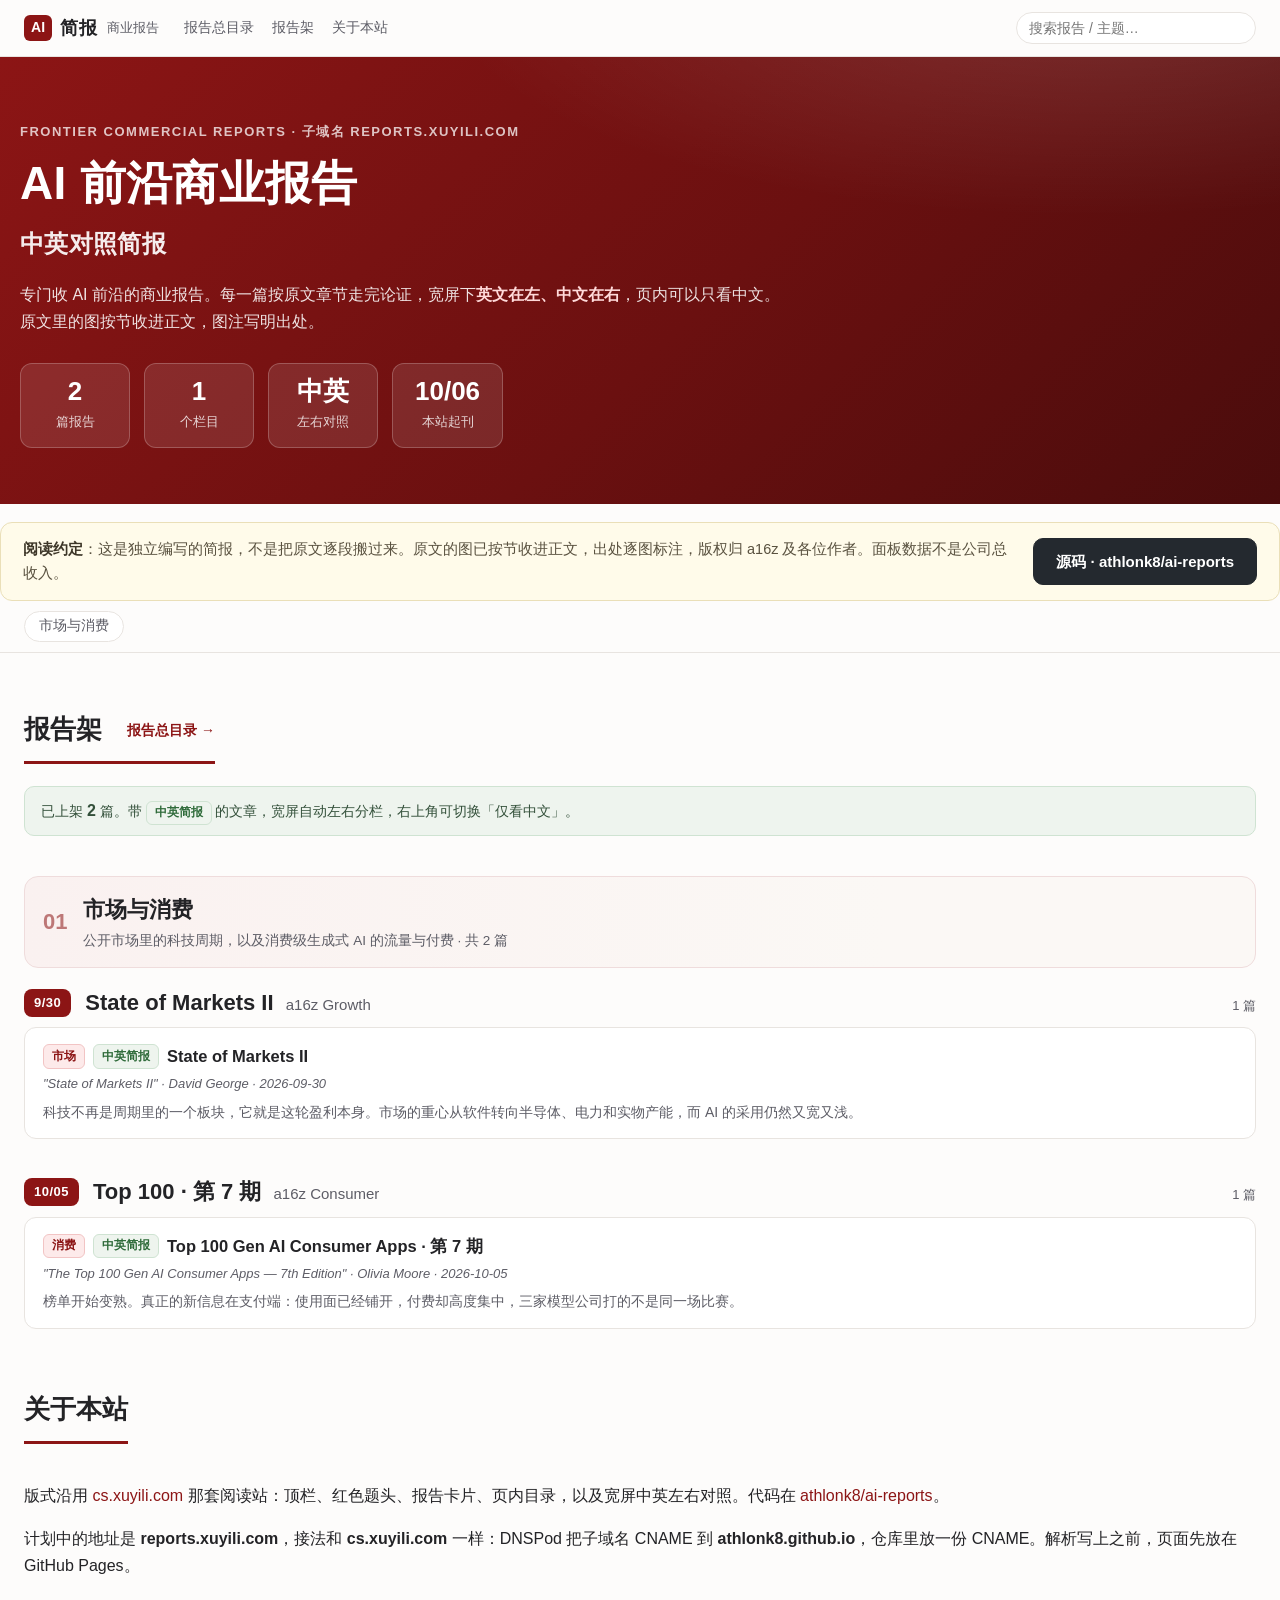
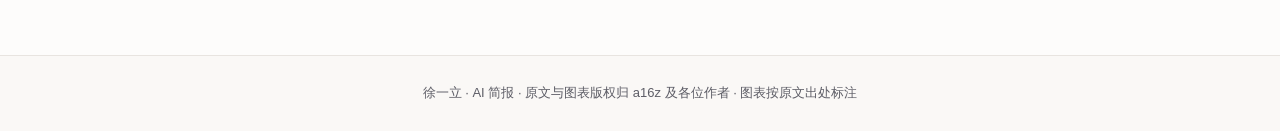
<file: index.html>
<!DOCTYPE html>
<html lang="zh-CN">
<head>
<meta charset="utf-8">
<meta name="viewport" content="width=device-width, initial-scale=1">
<title>AI 简报 · 前沿商业报告</title>
<meta name="description" content="AI 前沿商业报告的中英对照简报。版式与 cs.xuyili.com 的学习站相同。">
<link rel="stylesheet" href="assets/style.css">
</head>
<body>
<header class="topbar">
  <div class="topbar-inner">
    <a class="brand" href="index.html"><span class="brand-mark">AI</span>简报<span class="brand-sub">商业报告</span></a>
    <nav class="topnav">
      <a href="materials.html">报告总目录</a>
      <a href="index.html#shelf">报告架</a>
      <a href="index.html#about">关于本站</a>
    </nav>
    <div class="searchbox"><input id="search-input" type="search" placeholder="搜索报告 / 主题…" autocomplete="off"><div id="search-results" class="search-results" hidden></div></div>
  </div>
</header>
<div class="hero">
  <div class="hero-inner">
    <p class="hero-kicker">Frontier commercial reports · 子域名 reports.xuyili.com</p>
    <h1>AI 前沿商业报告<br><span class="hero-cn">中英对照简报</span></h1>
    <p class="hero-desc">专门收 AI 前沿的商业报告。每一篇按原文章节走完论证，宽屏下<b>英文在左、中文在右</b>，页内可以只看中文。原文里的图按节收进正文，图注写明出处。</p>
    <div class="hero-stats">
      <div class="stat"><b>2</b><span>篇报告</span></div>
      <div class="stat"><b>1</b><span>个栏目</span></div>
      <div class="stat"><b>中英</b><span>左右对照</span></div>
      <div class="stat"><b>10/06</b><span>本站起刊</span></div>
    </div>
  </div>
</div>
<div class="star-banner">
  <div class="star-banner-text">
    <b>阅读约定</b>：这是独立编写的简报，不是把原文逐段搬过来。原文的图已按节收进正文，出处逐图标注，版权归 a16z 及各位作者。面板数据不是公司总收入。
  </div>
  <a class="star-btn" href="https://github.com/athlonk8/ai-reports" target="_blank" rel="noopener">源码 · athlonk8/ai-reports</a>
</div>
<nav class="cat-nav">
  <div class="cat-nav-inner">
    <a href="#cat-1">市场与消费</a>
  </div>
</nav>
<main class="index-main">
  <h2 class="sec-title" id="shelf">报告架 <a class="all-mats" href="materials.html">报告总目录 →</a></h2>
  <div class="bi-progress">已上架 <b>2</b> 篇。带 <span class="badge badge-kind">中英简报</span> 的文章，宽屏自动左右分栏，右上角可切换「仅看中文」。</div>
  <section class="cat-section" id="cat-1">
    <div class="cat-head">
      <div class="cat-no">01</div>
      <div><h2 class="cat-title">市场与消费</h2><p class="cat-desc">公开市场里的科技周期，以及消费级生成式 AI 的流量与付费 · 共 2 篇</p></div>
    </div>
    <section class="topic" id="topic-markets">
      <div class="topic-head">
        <div class="topic-date">9/30</div>
        <h2>State of Markets II <span class="topic-week">a16z Growth</span></h2>
        <div class="topic-count">1 篇</div>
      </div>
      <ul class="mat-list">
        <li class="mat-row">
          <a class="mat-link" href="reports/state-of-markets-ii.html">
            <span class="badge badge-must">市场</span>
            <span class="badge badge-kind">中英简报</span>
            <span class="mat-title">State of Markets II</span>
          </a>
          <div class="mat-sub">&quot;State of Markets II&quot; · David George · 2026-09-30</div>
          <div class="mat-summary">科技不再是周期里的一个板块，它就是这轮盈利本身。市场的重心从软件转向半导体、电力和实物产能，而 AI 的采用仍然又宽又浅。</div>
        </li>
      </ul>
    </section>
    <section class="topic" id="topic-consumer">
      <div class="topic-head">
        <div class="topic-date">10/05</div>
        <h2>Top 100 · 第 7 期 <span class="topic-week">a16z Consumer</span></h2>
        <div class="topic-count">1 篇</div>
      </div>
      <ul class="mat-list">
        <li class="mat-row">
          <a class="mat-link" href="reports/top-100-gen-ai-apps-7.html">
            <span class="badge badge-must">消费</span>
            <span class="badge badge-kind">中英简报</span>
            <span class="mat-title">Top 100 Gen AI Consumer Apps · 第 7 期</span>
          </a>
          <div class="mat-sub">&quot;The Top 100 Gen AI Consumer Apps — 7th Edition&quot; · Olivia Moore · 2026-10-05</div>
          <div class="mat-summary">榜单开始变熟。真正的新信息在支付端：使用面已经铺开，付费却高度集中，三家模型公司打的不是同一场比赛。</div>
        </li>
      </ul>
    </section>
  </section>
  <section class="about" id="about">
    <h2 class="sec-title">关于本站</h2>
    <p>版式沿用 <a href="https://cs.xuyili.com/">cs.xuyili.com</a> 那套阅读站：顶栏、红色题头、报告卡片、页内目录，以及宽屏中英左右对照。代码在 <a href="https://github.com/athlonk8/ai-reports">athlonk8/ai-reports</a>。</p>
    <p>计划中的地址是 <b>reports.xuyili.com</b>，接法和 <b>cs.xuyili.com</b> 一样：DNSPod 把子域名 CNAME 到 <b>athlonk8.github.io</b>，仓库里放一份 CNAME。解析写上之前，页面先放在 GitHub Pages。</p>
  </section>
</main>
<footer class="footer">徐一立 · AI 简报 · 原文与图表版权归 a16z 及各位作者 · 图表按原文出处标注</footer>
<script src="assets/site.js"></script>
</body>
</html>
</file>
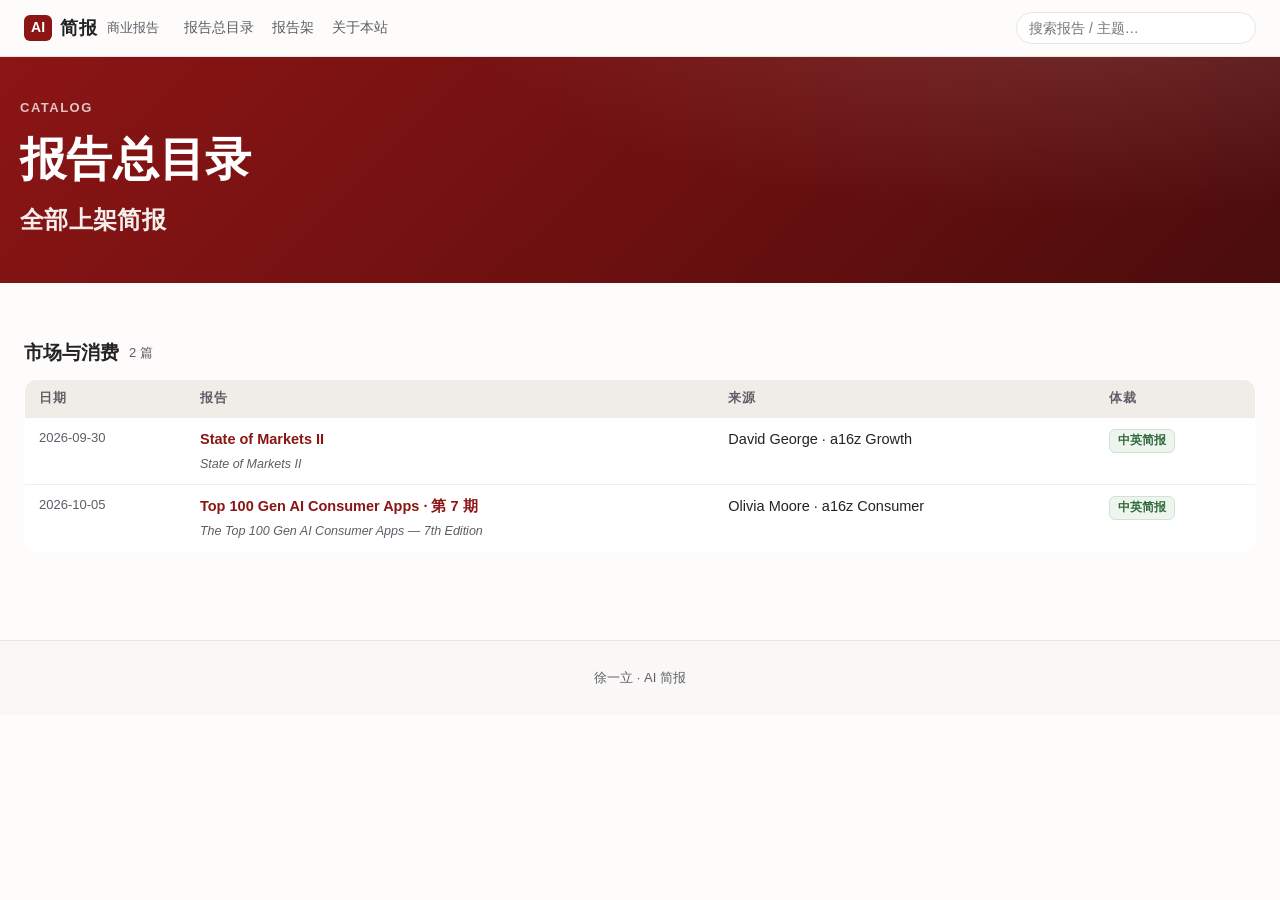
<file: materials.html>
<!DOCTYPE html>
<html lang="zh-CN">
<head>
<meta charset="utf-8">
<meta name="viewport" content="width=device-width, initial-scale=1">
<title>报告总目录 · AI 简报</title>
<link rel="stylesheet" href="assets/style.css">
</head>
<body>
<header class="topbar">
  <div class="topbar-inner">
    <a class="brand" href="index.html"><span class="brand-mark">AI</span>简报<span class="brand-sub">商业报告</span></a>
    <nav class="topnav">
      <a href="materials.html">报告总目录</a>
      <a href="index.html#shelf">报告架</a>
      <a href="index.html#about">关于本站</a>
    </nav>
    <div class="searchbox"><input id="search-input" type="search" placeholder="搜索报告 / 主题…" autocomplete="off"><div id="search-results" class="search-results" hidden></div></div>
  </div>
</header>
<div class="hero hero-compact">
  <div class="hero-inner">
    <p class="hero-kicker">Catalog</p>
    <h1>报告总目录<br><span class="hero-cn">全部上架简报</span></h1>
  </div>
</div>
<main class="materials-main">
  <section class="mat-cat" data-group>
    <h2 class="mat-cat-title">市场与消费 <span class="mat-cat-count">2 篇</span></h2>
    <table class="mat-table">
      <thead><tr><th>日期</th><th>报告</th><th>来源</th><th>体裁</th></tr></thead>
      <tbody>
        <tr data-row data-kind="brief" data-imp="market">
          <td class="mt-week">2026-09-30</td>
          <td><a href="reports/state-of-markets-ii.html">State of Markets II</a><div class="mt-sub">State of Markets II</div></td>
          <td>David George · a16z Growth</td>
          <td><span class="badge badge-kind">中英简报</span></td>
        </tr>
        <tr data-row data-kind="brief" data-imp="consumer">
          <td class="mt-week">2026-10-05</td>
          <td><a href="reports/top-100-gen-ai-apps-7.html">Top 100 Gen AI Consumer Apps · 第 7 期</a><div class="mt-sub">The Top 100 Gen AI Consumer Apps — 7th Edition</div></td>
          <td>Olivia Moore · a16z Consumer</td>
          <td><span class="badge badge-kind">中英简报</span></td>
        </tr>
      </tbody>
    </table>
  </section>
</main>
<footer class="footer">徐一立 · AI 简报</footer>
<script src="assets/site.js"></script>
</body>
</html>
</file>
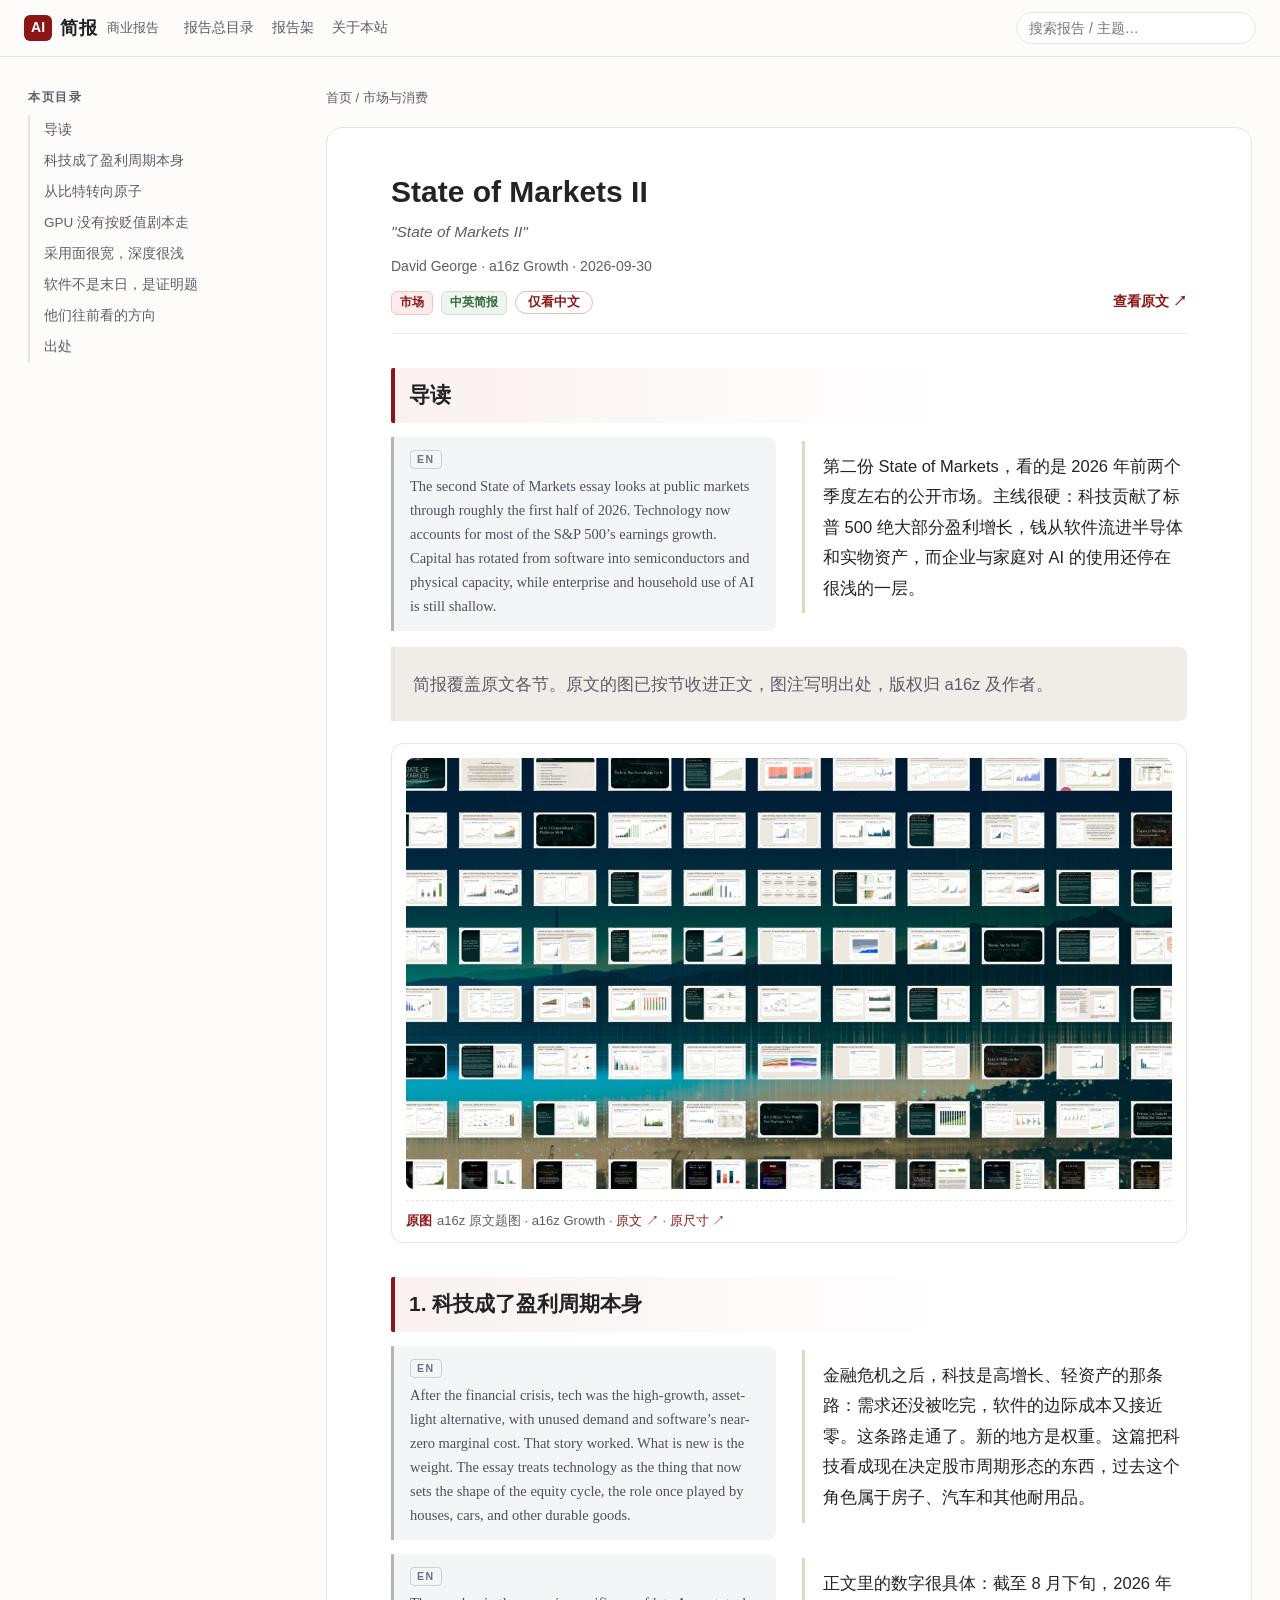
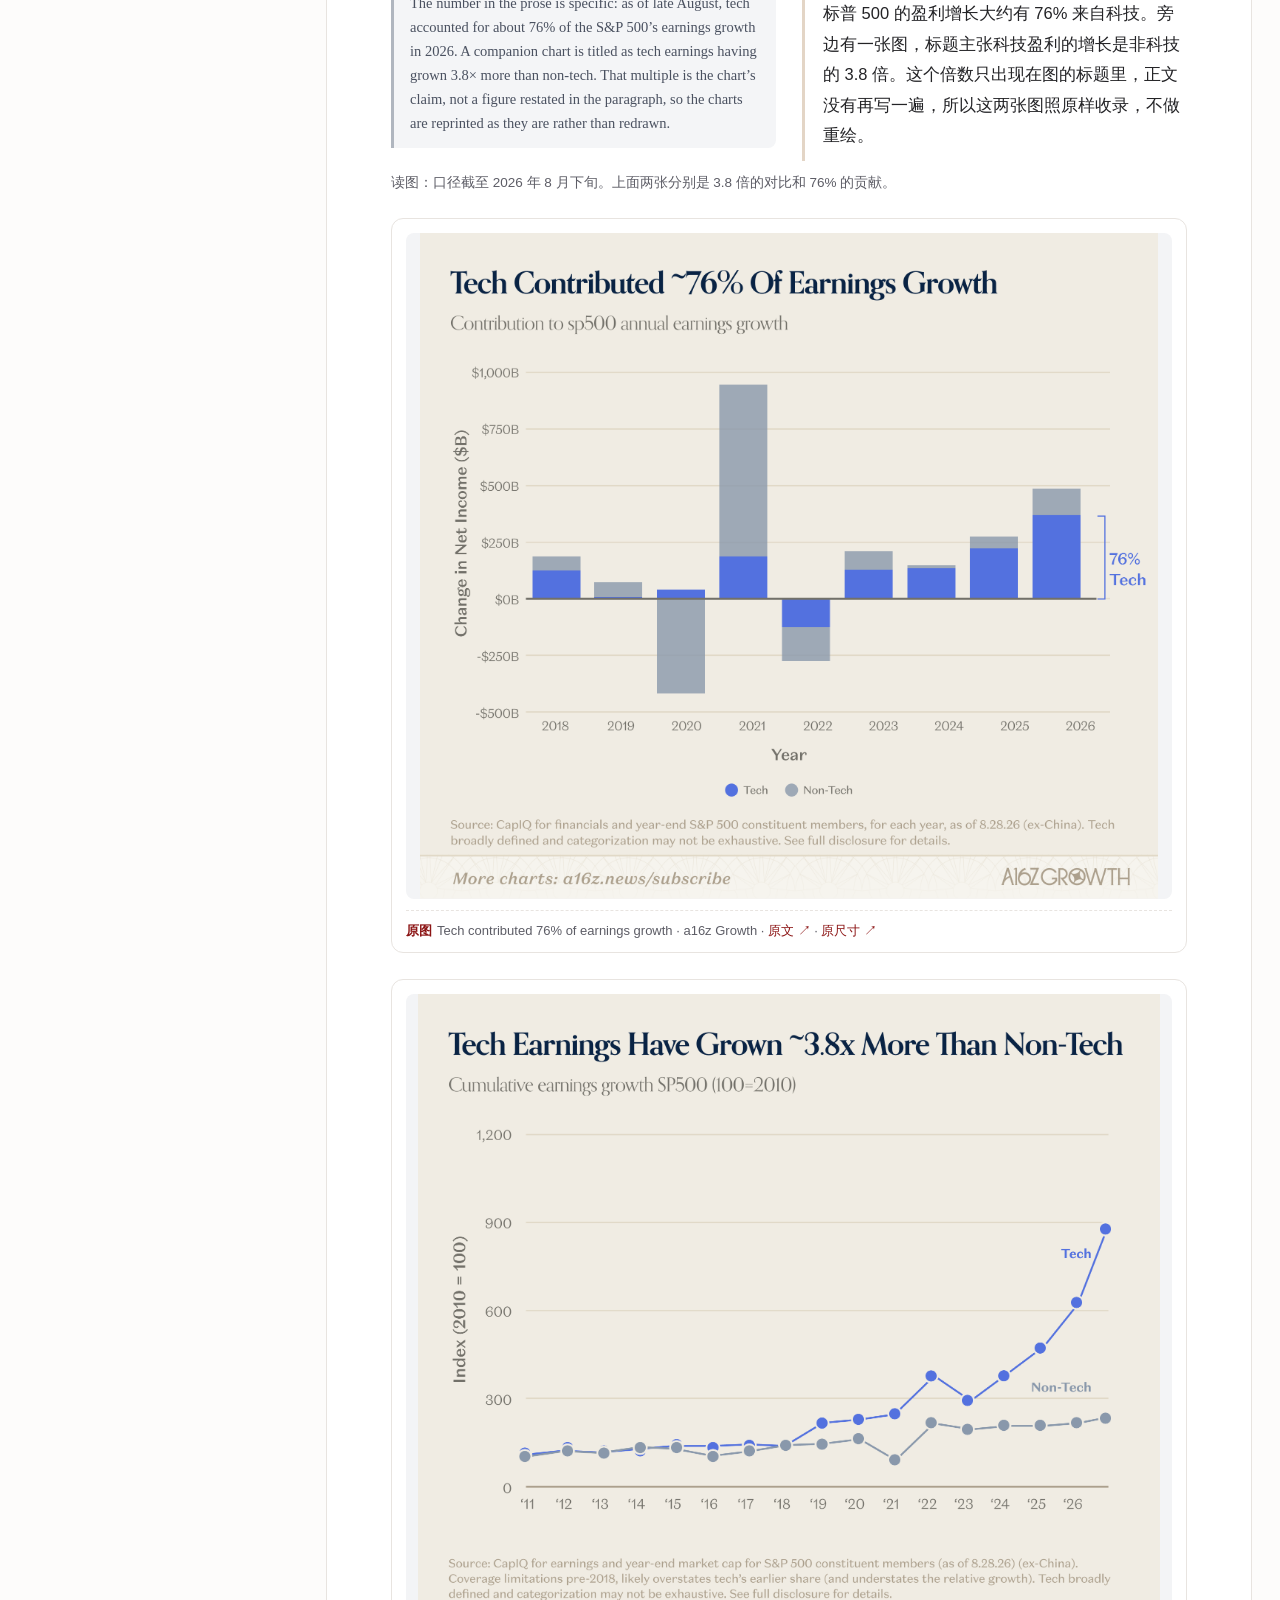
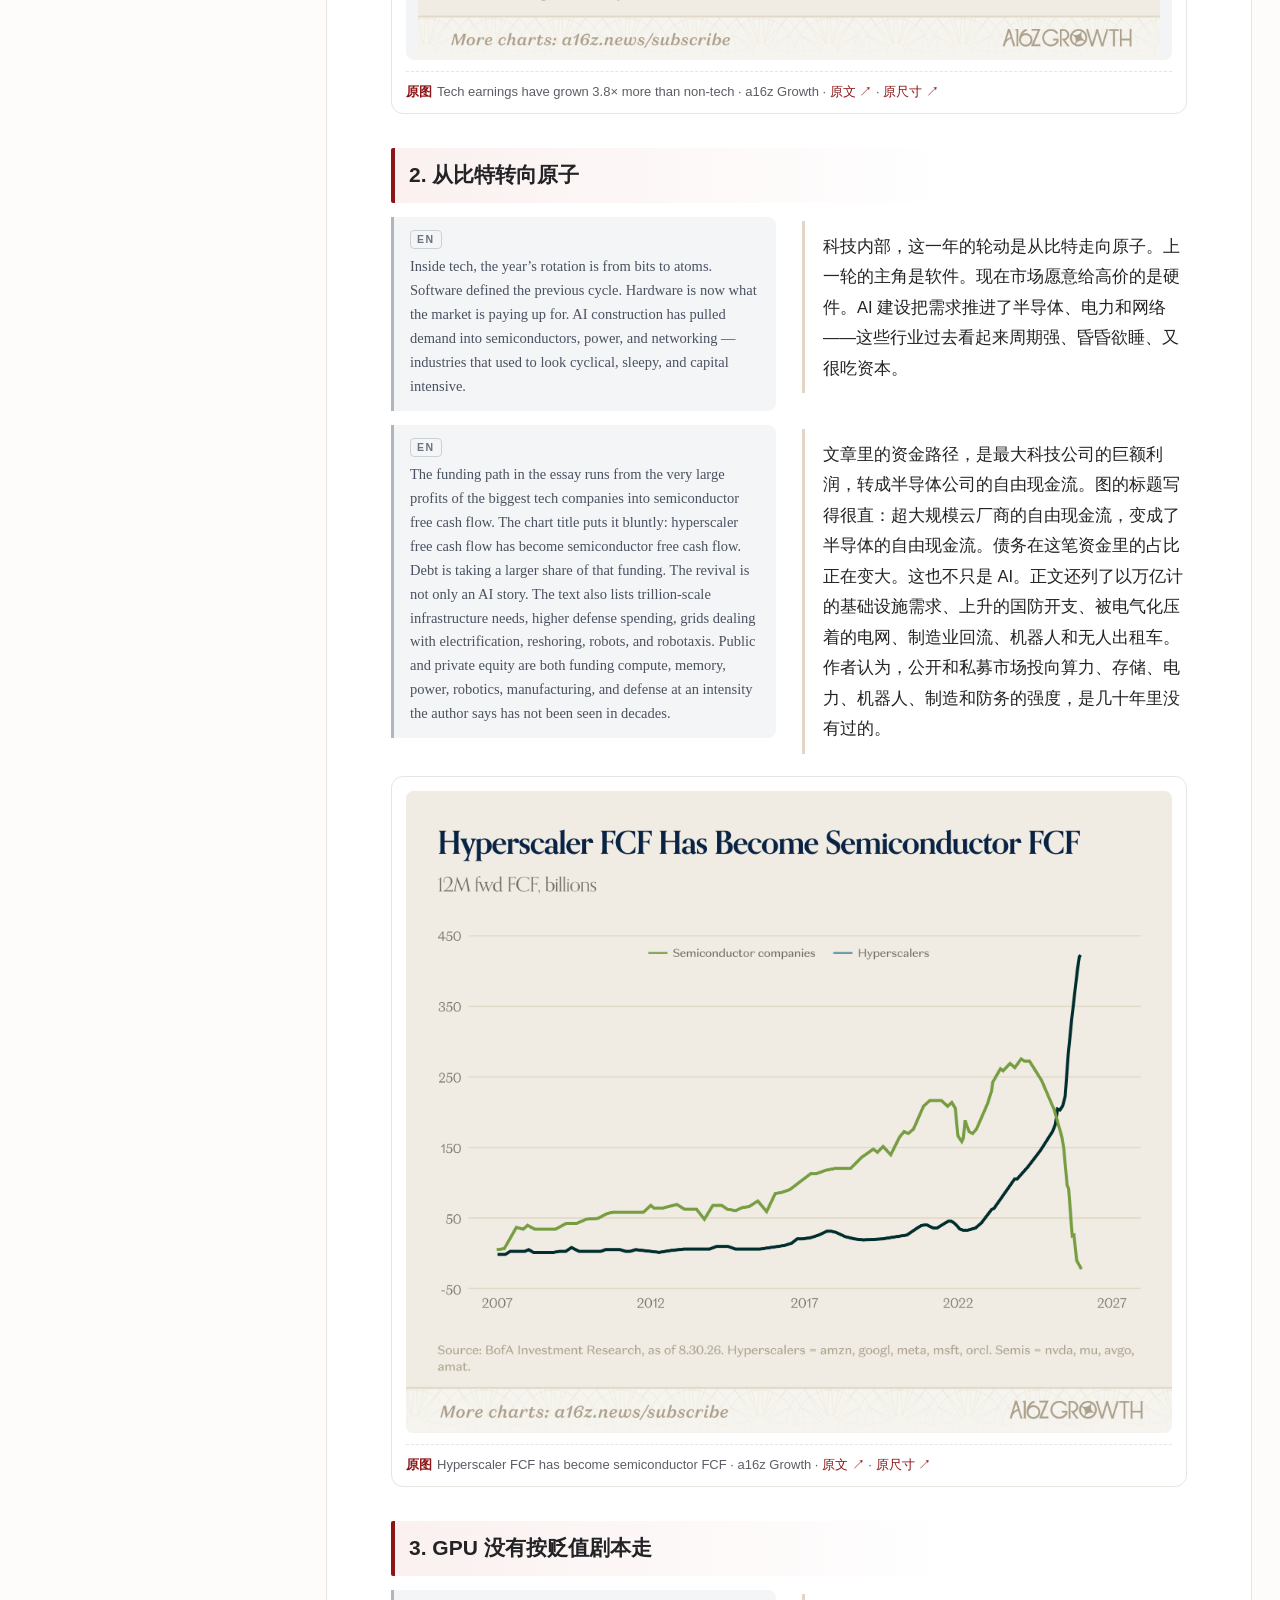
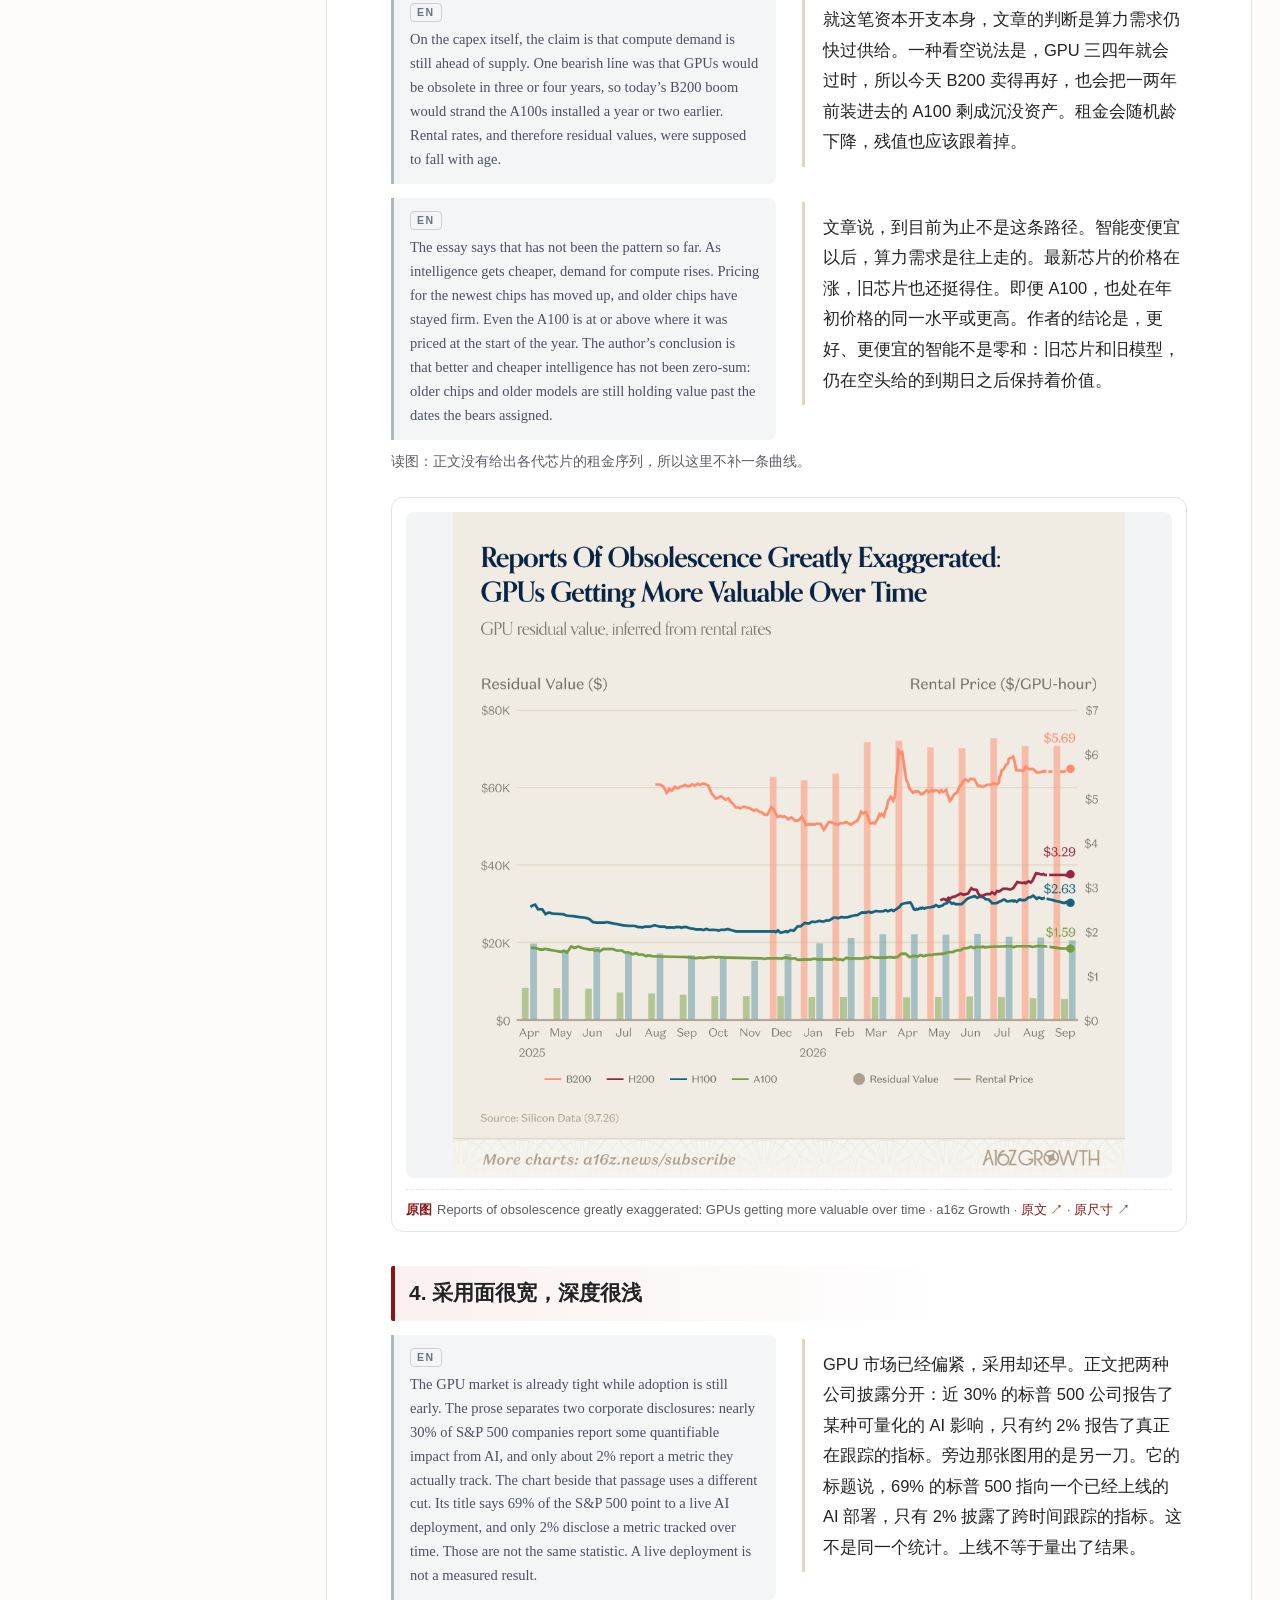
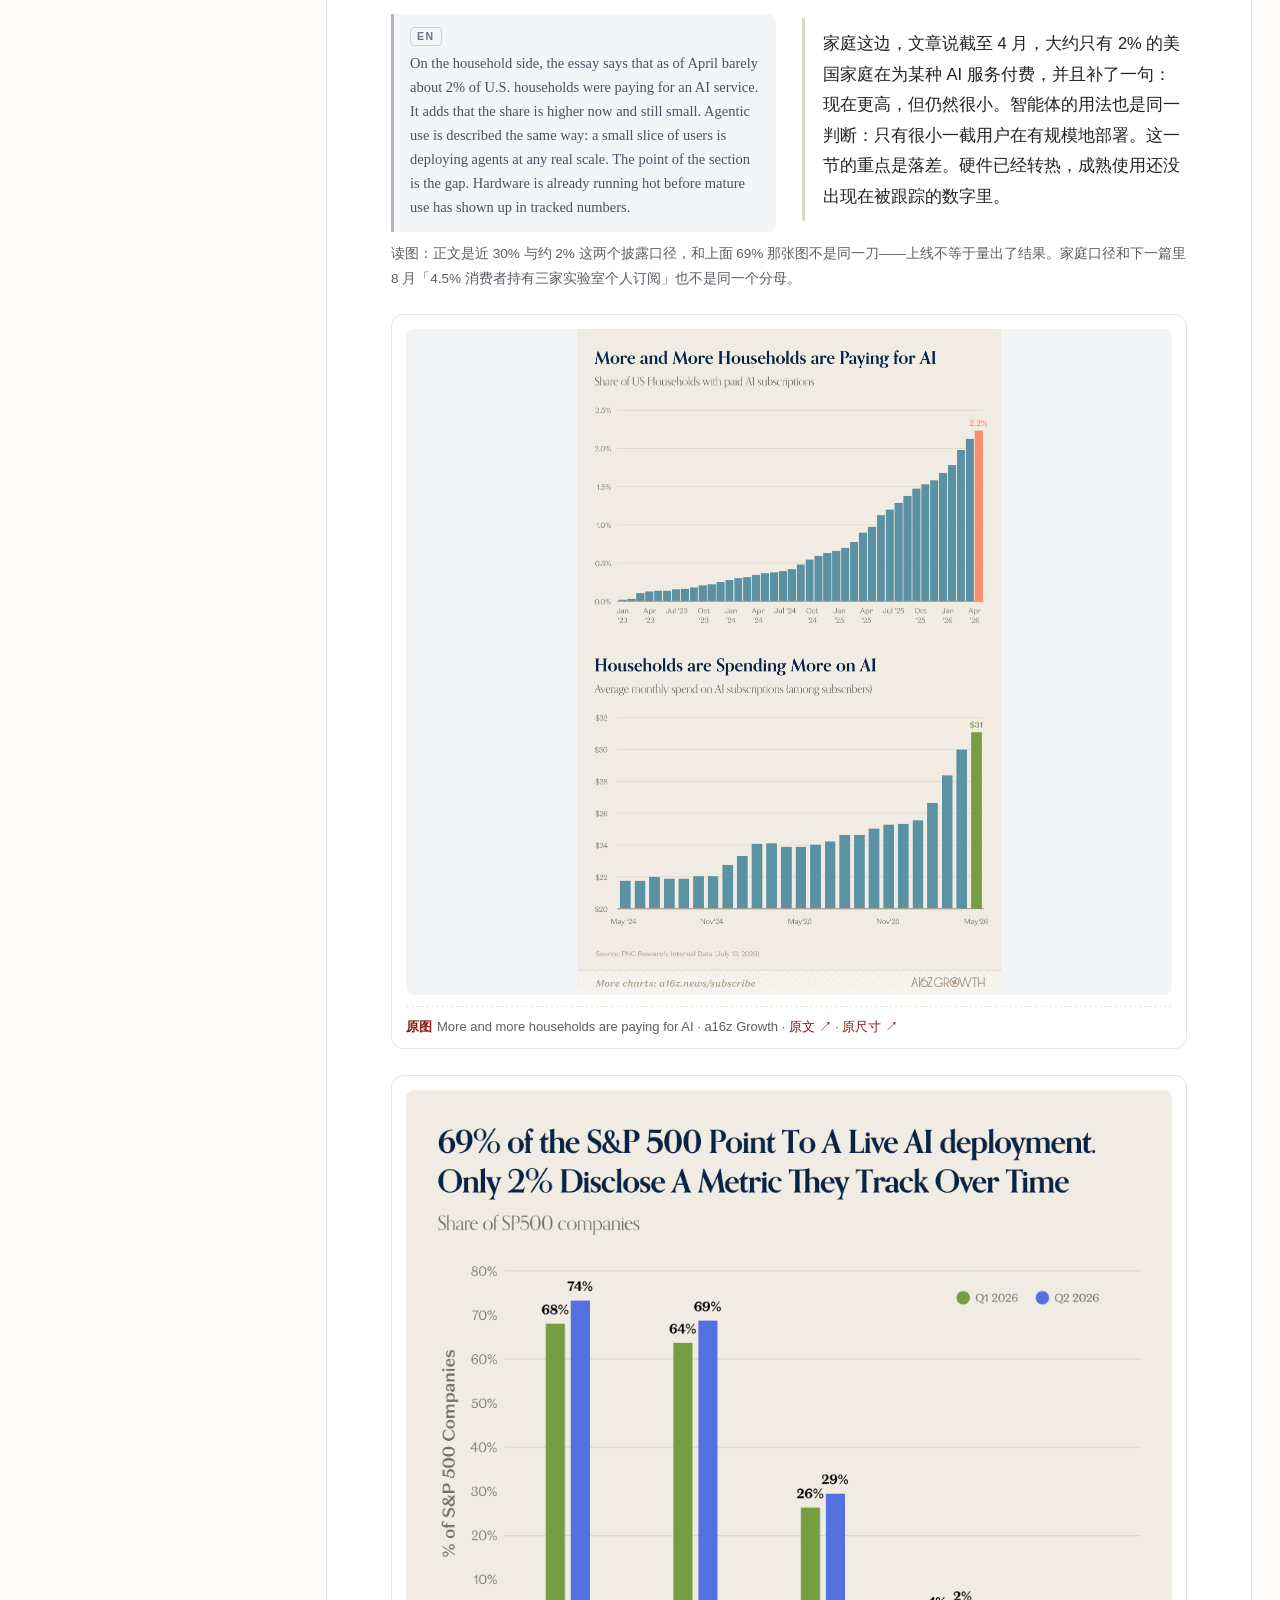
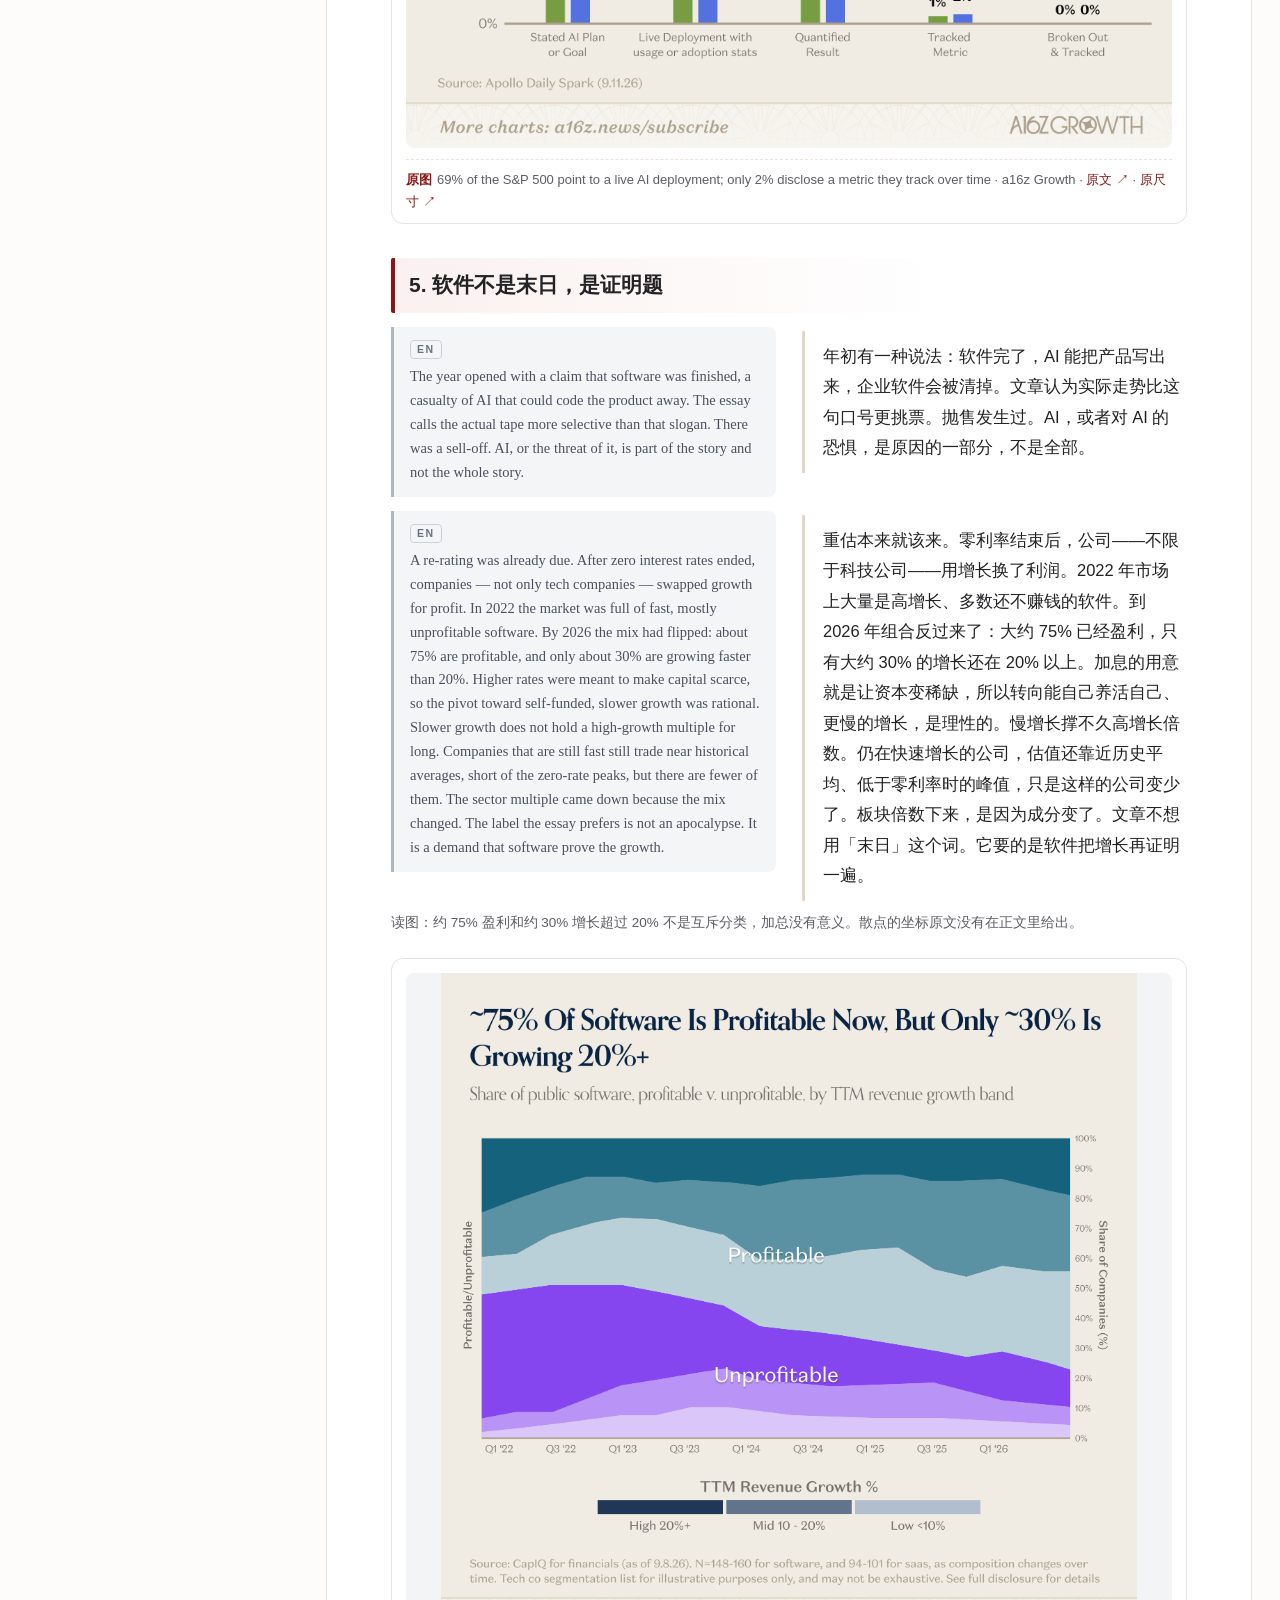
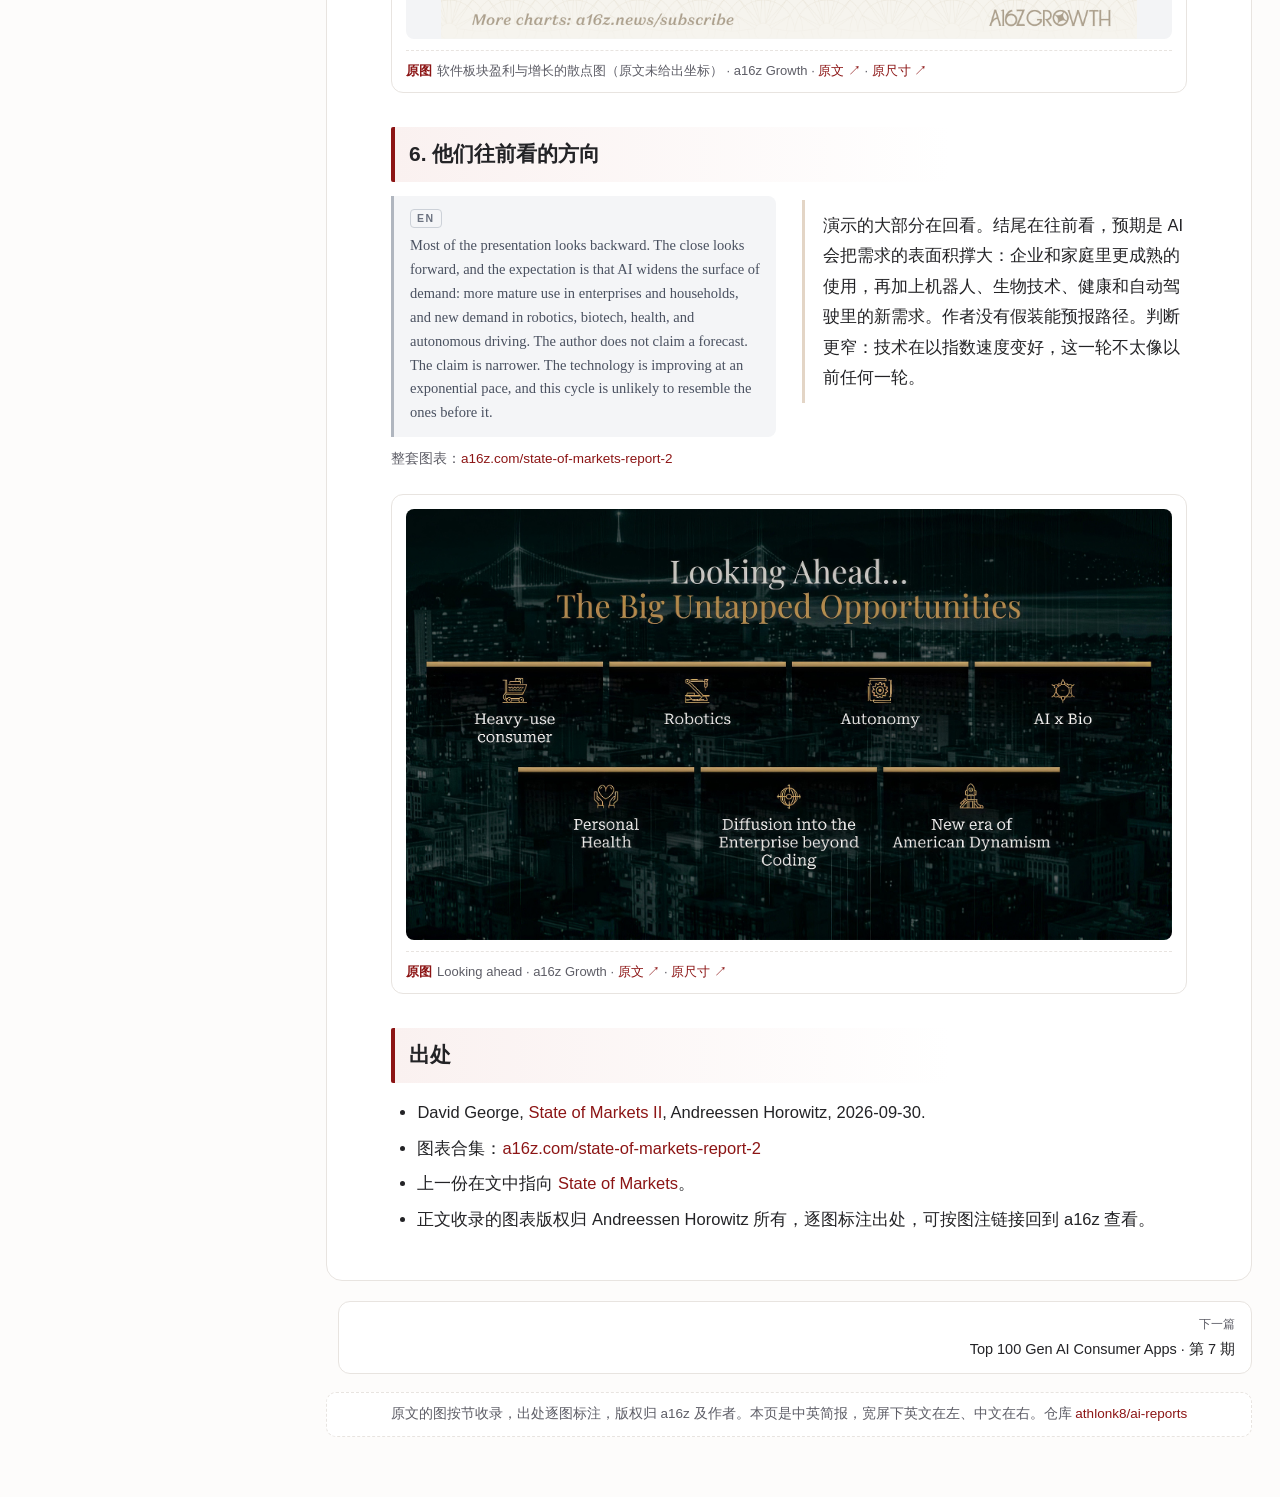
<file: reports/state-of-markets-ii.html>
<!DOCTYPE html>
<html lang="zh-CN">
<head>
<meta charset="utf-8">
<meta name="viewport" content="width=device-width, initial-scale=1">
<title>State of Markets II · AI 简报</title>
<link rel="stylesheet" href="../assets/style.css">
</head>
<body>
<header class="topbar">
  <div class="topbar-inner">
    <a class="brand" href="../index.html"><span class="brand-mark">AI</span>简报<span class="brand-sub">商业报告</span></a>
    <nav class="topnav">
      <a href="../materials.html">报告总目录</a>
      <a href="../index.html#shelf">报告架</a>
      <a href="../index.html#about">关于本站</a>
    </nav>
    <div class="searchbox"><input id="search-input" type="search" placeholder="搜索报告 / 主题…" autocomplete="off"><div id="search-results" class="search-results" hidden></div></div>
  </div>
</header>
<div class="read-layout">
  <aside class="read-toc"><div class="read-toc-title">本页目录</div><ul>
    <li><a href="#intro">导读</a></li><li><a href="#cycle">科技成了盈利周期本身</a></li><li><a href="#atoms">从比特转向原子</a></li><li><a href="#gpu">GPU 没有按贬值剧本走</a></li><li><a href="#adoption">采用面很宽，深度很浅</a></li><li><a href="#saas">软件不是末日，是证明题</a></li><li><a href="#ahead">他们往前看的方向</a></li><li><a href="#sources">出处</a></li>
  </ul></aside>
  <main class="read-main">
    <div class="crumb"><a href="../index.html">首页</a> / <a href="../index.html#cat-1">市场与消费</a></div>
    <article class="read-article">
      <h1 class="read-title">State of Markets II</h1>
      <p class="read-title-en">&quot;State of Markets II&quot;</p>
      <p class="read-meta">David George · a16z Growth · 2026-09-30</p>
      <p class="read-badges"><span class="badge badge-must">市场</span><span class="badge badge-kind">中英简报</span><button class="lang-toggle" id="lang-toggle" type="button">仅看中文</button><a class="orig-link" href="https://a16z.com/state-of-markets-ii/" target="_blank" rel="noopener">查看原文 ↗</a></p>
      <div class="markdown-body">
<h2 id="intro">导读</h2>
<div class="pair"><div class="en-orig"><span class="en-tag">EN</span><p>The second State of Markets essay looks at public markets through roughly the first half of 2026. Technology now accounts for most of the S&amp;P 500’s earnings growth. Capital has rotated from software into semiconductors and physical capacity, while enterprise and household use of AI is still shallow.</p></div><p>第二份 State of Markets，看的是 2026 年前两个季度左右的公开市场。主线很硬：科技贡献了标普 500 绝大部分盈利增长，钱从软件流进半导体和实物资产，而企业与家庭对 AI 的使用还停在很浅的一层。</p></div>
<blockquote><p>简报覆盖原文各节。原文的图已按节收进正文，图注写明出处，版权归 a16z 及作者。</p></blockquote>

<figure class="fig"><a class="fig-link" href="../assets/img/state-of-markets-ii/hero-cover.jpg" target="_blank" rel="noopener" aria-label="打开原尺寸原图：a16z 原文题图"><img src="../assets/img/state-of-markets-ii/hero-cover.jpg" width="2560" height="1440" loading="lazy" decoding="async" alt="原图：a16z 原文题图"></a><figcaption><span class="fig-label">原图</span>a16z 原文题图 · a16z Growth · <a href="https://a16z.com/state-of-markets-ii/" target="_blank" rel="noopener">原文 ↗</a> · <a href="../assets/img/state-of-markets-ii/hero-cover.jpg" target="_blank" rel="noopener">原尺寸 ↗</a></figcaption></figure>

<h2 id="cycle">1. 科技成了盈利周期本身</h2>
<div class="pair"><div class="en-orig"><span class="en-tag">EN</span><p>After the financial crisis, tech was the high-growth, asset-light alternative, with unused demand and software’s near-zero marginal cost. That story worked. What is new is the weight. The essay treats technology as the thing that now sets the shape of the equity cycle, the role once played by houses, cars, and other durable goods.</p></div><p>金融危机之后，科技是高增长、轻资产的那条路：需求还没被吃完，软件的边际成本又接近零。这条路走通了。新的地方是权重。这篇把科技看成现在决定股市周期形态的东西，过去这个角色属于房子、汽车和其他耐用品。</p></div>
<div class="pair"><div class="en-orig"><span class="en-tag">EN</span><p>The number in the prose is specific: as of late August, tech accounted for about 76% of the S&amp;P 500’s earnings growth in 2026. A companion chart is titled as tech earnings having grown 3.8× more than non-tech. That multiple is the chart’s claim, not a figure restated in the paragraph, so the charts are reprinted as they are rather than redrawn.</p></div><p>正文里的数字很具体：截至 8 月下旬，2026 年标普 500 的盈利增长大约有 76% 来自科技。旁边有一张图，标题主张科技盈利的增长是非科技的 3.8 倍。这个倍数只出现在图的标题里，正文没有再写一遍，所以这两张图照原样收录，不做重绘。</p></div>
<p class="fig-note">读图：口径截至 2026 年 8 月下旬。上面两张分别是 3.8 倍的对比和 76% 的贡献。</p>

<figure class="fig"><a class="fig-link" href="../assets/img/state-of-markets-ii/tech-contributed-76pct-earnings-growth.png" target="_blank" rel="noopener" aria-label="打开原尺寸原图：Tech contributed 76% of earnings growth"><img src="../assets/img/state-of-markets-ii/tech-contributed-76pct-earnings-growth.png" width="2000" height="1807" loading="lazy" decoding="async" alt="原图：Tech contributed 76% of earnings growth"></a><figcaption><span class="fig-label">原图</span>Tech contributed 76% of earnings growth · a16z Growth · <a href="https://a16z.com/state-of-markets-ii/" target="_blank" rel="noopener">原文 ↗</a> · <a href="../assets/img/state-of-markets-ii/tech-contributed-76pct-earnings-growth.png" target="_blank" rel="noopener">原尺寸 ↗</a></figcaption></figure>

<figure class="fig"><a class="fig-link" href="../assets/img/state-of-markets-ii/tech-earnings-3.8x-non-tech.png" target="_blank" rel="noopener" aria-label="打开原尺寸原图：Tech earnings have grown 3.8× more than non-tech"><img src="../assets/img/state-of-markets-ii/tech-earnings-3.8x-non-tech.png" width="2000" height="1795" loading="lazy" decoding="async" alt="原图：Tech earnings have grown 3.8× more than non-tech"></a><figcaption><span class="fig-label">原图</span>Tech earnings have grown 3.8× more than non-tech · a16z Growth · <a href="https://a16z.com/state-of-markets-ii/" target="_blank" rel="noopener">原文 ↗</a> · <a href="../assets/img/state-of-markets-ii/tech-earnings-3.8x-non-tech.png" target="_blank" rel="noopener">原尺寸 ↗</a></figcaption></figure>

<h2 id="atoms">2. 从比特转向原子</h2>
<div class="pair"><div class="en-orig"><span class="en-tag">EN</span><p>Inside tech, the year’s rotation is from bits to atoms. Software defined the previous cycle. Hardware is now what the market is paying up for. AI construction has pulled demand into semiconductors, power, and networking — industries that used to look cyclical, sleepy, and capital intensive.</p></div><p>科技内部，这一年的轮动是从比特走向原子。上一轮的主角是软件。现在市场愿意给高价的是硬件。AI 建设把需求推进了半导体、电力和网络——这些行业过去看起来周期强、昏昏欲睡、又很吃资本。</p></div>
<div class="pair"><div class="en-orig"><span class="en-tag">EN</span><p>The funding path in the essay runs from the very large profits of the biggest tech companies into semiconductor free cash flow. The chart title puts it bluntly: hyperscaler free cash flow has become semiconductor free cash flow. Debt is taking a larger share of that funding. The revival is not only an AI story. The text also lists trillion-scale infrastructure needs, higher defense spending, grids dealing with electrification, reshoring, robots, and robotaxis. Public and private equity are both funding compute, memory, power, robotics, manufacturing, and defense at an intensity the author says has not been seen in decades.</p></div><p>文章里的资金路径，是最大科技公司的巨额利润，转成半导体公司的自由现金流。图的标题写得很直：超大规模云厂商的自由现金流，变成了半导体的自由现金流。债务在这笔资金里的占比正在变大。这也不只是 AI。正文还列了以万亿计的基础设施需求、上升的国防开支、被电气化压着的电网、制造业回流、机器人和无人出租车。作者认为，公开和私募市场投向算力、存储、电力、机器人、制造和防务的强度，是几十年里没有过的。</p></div>

<figure class="fig"><a class="fig-link" href="../assets/img/state-of-markets-ii/hyperscaler-fcf-semiconductor-fcf.png" target="_blank" rel="noopener" aria-label="打开原尺寸原图：Hyperscaler FCF has become semiconductor FCF"><img src="../assets/img/state-of-markets-ii/hyperscaler-fcf-semiconductor-fcf.png" width="2000" height="1677" loading="lazy" decoding="async" alt="原图：Hyperscaler FCF has become semiconductor FCF"></a><figcaption><span class="fig-label">原图</span>Hyperscaler FCF has become semiconductor FCF · a16z Growth · <a href="https://a16z.com/state-of-markets-ii/" target="_blank" rel="noopener">原文 ↗</a> · <a href="../assets/img/state-of-markets-ii/hyperscaler-fcf-semiconductor-fcf.png" target="_blank" rel="noopener">原尺寸 ↗</a></figcaption></figure>

<h2 id="gpu">3. GPU 没有按贬值剧本走</h2>
<div class="pair"><div class="en-orig"><span class="en-tag">EN</span><p>On the capex itself, the claim is that compute demand is still ahead of supply. One bearish line was that GPUs would be obsolete in three or four years, so today’s B200 boom would strand the A100s installed a year or two earlier. Rental rates, and therefore residual values, were supposed to fall with age.</p></div><p>就这笔资本开支本身，文章的判断是算力需求仍快过供给。一种看空说法是，GPU 三四年就会过时，所以今天 B200 卖得再好，也会把一两年前装进去的 A100 剩成沉没资产。租金会随机龄下降，残值也应该跟着掉。</p></div>
<div class="pair"><div class="en-orig"><span class="en-tag">EN</span><p>The essay says that has not been the pattern so far. As intelligence gets cheaper, demand for compute rises. Pricing for the newest chips has moved up, and older chips have stayed firm. Even the A100 is at or above where it was priced at the start of the year. The author’s conclusion is that better and cheaper intelligence has not been zero-sum: older chips and older models are still holding value past the dates the bears assigned.</p></div><p>文章说，到目前为止不是这条路径。智能变便宜以后，算力需求是往上走的。最新芯片的价格在涨，旧芯片也还挺得住。即便 A100，也处在年初价格的同一水平或更高。作者的结论是，更好、更便宜的智能不是零和：旧芯片和旧模型，仍在空头给的到期日之后保持着价值。</p></div>
<p class="fig-note">读图：正文没有给出各代芯片的租金序列，所以这里不补一条曲线。</p>

<figure class="fig"><a class="fig-link" href="../assets/img/state-of-markets-ii/gpus-more-valuable-over-time.png" target="_blank" rel="noopener" aria-label="打开原尺寸原图：Reports of obsolescence greatly exaggerated: GPUs getting more valuable over time"><img src="../assets/img/state-of-markets-ii/gpus-more-valuable-over-time.png" width="2000" height="1982" loading="lazy" decoding="async" alt="原图：Reports of obsolescence greatly exaggerated: GPUs getting more valuable over time"></a><figcaption><span class="fig-label">原图</span>Reports of obsolescence greatly exaggerated: GPUs getting more valuable over time · a16z Growth · <a href="https://a16z.com/state-of-markets-ii/" target="_blank" rel="noopener">原文 ↗</a> · <a href="../assets/img/state-of-markets-ii/gpus-more-valuable-over-time.png" target="_blank" rel="noopener">原尺寸 ↗</a></figcaption></figure>

<h2 id="adoption">4. 采用面很宽，深度很浅</h2>
<div class="pair"><div class="en-orig"><span class="en-tag">EN</span><p>The GPU market is already tight while adoption is still early. The prose separates two corporate disclosures: nearly 30% of S&amp;P 500 companies report some quantifiable impact from AI, and only about 2% report a metric they actually track. The chart beside that passage uses a different cut. Its title says 69% of the S&amp;P 500 point to a live AI deployment, and only 2% disclose a metric tracked over time. Those are not the same statistic. A live deployment is not a measured result.</p></div><p>GPU 市场已经偏紧，采用却还早。正文把两种公司披露分开：近 30% 的标普 500 公司报告了某种可量化的 AI 影响，只有约 2% 报告了真正在跟踪的指标。旁边那张图用的是另一刀。它的标题说，69% 的标普 500 指向一个已经上线的 AI 部署，只有 2% 披露了跨时间跟踪的指标。这不是同一个统计。上线不等于量出了结果。</p></div>
<div class="pair"><div class="en-orig"><span class="en-tag">EN</span><p>On the household side, the essay says that as of April barely about 2% of U.S. households were paying for an AI service. It adds that the share is higher now and still small. Agentic use is described the same way: a small slice of users is deploying agents at any real scale. The point of the section is the gap. Hardware is already running hot before mature use has shown up in tracked numbers.</p></div><p>家庭这边，文章说截至 4 月，大约只有 2% 的美国家庭在为某种 AI 服务付费，并且补了一句：现在更高，但仍然很小。智能体的用法也是同一判断：只有很小一截用户在有规模地部署。这一节的重点是落差。硬件已经转热，成熟使用还没出现在被跟踪的数字里。</p></div>
<p class="fig-note">读图：正文是近 30% 与约 2% 这两个披露口径，和上面 69% 那张图不是同一刀——上线不等于量出了结果。家庭口径和下一篇里 8 月「4.5% 消费者持有三家实验室个人订阅」也不是同一个分母。</p>

<figure class="fig"><a class="fig-link" href="../assets/img/state-of-markets-ii/more-households-paying-for-ai-scaled.png" target="_blank" rel="noopener" aria-label="打开原尺寸原图：More and more households are paying for AI"><img src="../assets/img/state-of-markets-ii/more-households-paying-for-ai-scaled.png" width="1631" height="2560" loading="lazy" decoding="async" alt="原图：More and more households are paying for AI"></a><figcaption><span class="fig-label">原图</span>More and more households are paying for AI · a16z Growth · <a href="https://a16z.com/state-of-markets-ii/" target="_blank" rel="noopener">原文 ↗</a> · <a href="../assets/img/state-of-markets-ii/more-households-paying-for-ai-scaled.png" target="_blank" rel="noopener">原尺寸 ↗</a></figcaption></figure>

<figure class="fig"><a class="fig-link" href="../assets/img/state-of-markets-ii/69pct-live-ai-deployment-2pct-tracked-metric.png" target="_blank" rel="noopener" aria-label="打开原尺寸原图：69% of the S&amp;P 500 point to a live AI deployment; only 2% disclose a metric they track over time"><img src="../assets/img/state-of-markets-ii/69pct-live-ai-deployment-2pct-tracked-metric.png" width="2000" height="1717" loading="lazy" decoding="async" alt="原图：69% of the S&amp;P 500 point to a live AI deployment; only 2% disclose a metric they track over time"></a><figcaption><span class="fig-label">原图</span>69% of the S&amp;P 500 point to a live AI deployment; only 2% disclose a metric they track over time · a16z Growth · <a href="https://a16z.com/state-of-markets-ii/" target="_blank" rel="noopener">原文 ↗</a> · <a href="../assets/img/state-of-markets-ii/69pct-live-ai-deployment-2pct-tracked-metric.png" target="_blank" rel="noopener">原尺寸 ↗</a></figcaption></figure>

<h2 id="saas">5. 软件不是末日，是证明题</h2>
<div class="pair"><div class="en-orig"><span class="en-tag">EN</span><p>The year opened with a claim that software was finished, a casualty of AI that could code the product away. The essay calls the actual tape more selective than that slogan. There was a sell-off. AI, or the threat of it, is part of the story and not the whole story.</p></div><p>年初有一种说法：软件完了，AI 能把产品写出来，企业软件会被清掉。文章认为实际走势比这句口号更挑票。抛售发生过。AI，或者对 AI 的恐惧，是原因的一部分，不是全部。</p></div>
<div class="pair"><div class="en-orig"><span class="en-tag">EN</span><p>A re-rating was already due. After zero interest rates ended, companies — not only tech companies — swapped growth for profit. In 2022 the market was full of fast, mostly unprofitable software. By 2026 the mix had flipped: about 75% are profitable, and only about 30% are growing faster than 20%. Higher rates were meant to make capital scarce, so the pivot toward self-funded, slower growth was rational. Slower growth does not hold a high-growth multiple for long. Companies that are still fast still trade near historical averages, short of the zero-rate peaks, but there are fewer of them. The sector multiple came down because the mix changed. The label the essay prefers is not an apocalypse. It is a demand that software prove the growth.</p></div><p>重估本来就该来。零利率结束后，公司——不限于科技公司——用增长换了利润。2022 年市场上大量是高增长、多数还不赚钱的软件。到 2026 年组合反过来了：大约 75% 已经盈利，只有大约 30% 的增长还在 20% 以上。加息的用意就是让资本变稀缺，所以转向能自己养活自己、更慢的增长，是理性的。慢增长撑不久高增长倍数。仍在快速增长的公司，估值还靠近历史平均、低于零利率时的峰值，只是这样的公司变少了。板块倍数下来，是因为成分变了。文章不想用「末日」这个词。它要的是软件把增长再证明一遍。</p></div>
<p class="fig-note">读图：约 75% 盈利和约 30% 增长超过 20% 不是互斥分类，加总没有意义。散点的坐标原文没有在正文里给出。</p>

<figure class="fig"><a class="fig-link" href="../assets/img/state-of-markets-ii/software-profitability-growth-scatter.png" target="_blank" rel="noopener" aria-label="打开原尺寸原图：软件板块盈利与增长的散点图（原文未给出坐标）"><img src="../assets/img/state-of-markets-ii/software-profitability-growth-scatter.png" width="2000" height="1915" loading="lazy" decoding="async" alt="原图：软件板块盈利与增长的散点图（原文未给出坐标）"></a><figcaption><span class="fig-label">原图</span>软件板块盈利与增长的散点图（原文未给出坐标） · a16z Growth · <a href="https://a16z.com/state-of-markets-ii/" target="_blank" rel="noopener">原文 ↗</a> · <a href="../assets/img/state-of-markets-ii/software-profitability-growth-scatter.png" target="_blank" rel="noopener">原尺寸 ↗</a></figcaption></figure>

<h2 id="ahead">6. 他们往前看的方向</h2>
<div class="pair"><div class="en-orig"><span class="en-tag">EN</span><p>Most of the presentation looks backward. The close looks forward, and the expectation is that AI widens the surface of demand: more mature use in enterprises and households, and new demand in robotics, biotech, health, and autonomous driving. The author does not claim a forecast. The claim is narrower. The technology is improving at an exponential pace, and this cycle is unlikely to resemble the ones before it.</p></div><p>演示的大部分在回看。结尾在往前看，预期是 AI 会把需求的表面积撑大：企业和家庭里更成熟的使用，再加上机器人、生物技术、健康和自动驾驶里的新需求。作者没有假装能预报路径。判断更窄：技术在以指数速度变好，这一轮不太像以前任何一轮。</p></div>
<p class="fig-note">整套图表：<a href="https://a16z.com/state-of-markets-report-2">a16z.com/state-of-markets-report-2</a></p>

<figure class="fig"><a class="fig-link" href="../assets/img/state-of-markets-ii/looking-ahead.jpg" target="_blank" rel="noopener" aria-label="打开原尺寸原图：Looking ahead"><img src="../assets/img/state-of-markets-ii/looking-ahead.jpg" width="2000" height="1125" loading="lazy" decoding="async" alt="原图：Looking ahead"></a><figcaption><span class="fig-label">原图</span>Looking ahead · a16z Growth · <a href="https://a16z.com/state-of-markets-ii/" target="_blank" rel="noopener">原文 ↗</a> · <a href="../assets/img/state-of-markets-ii/looking-ahead.jpg" target="_blank" rel="noopener">原尺寸 ↗</a></figcaption></figure>

<h2 id="sources">出处</h2>
<ul>
<li>David George, <a href="https://a16z.com/state-of-markets-ii/">State of Markets II</a>, Andreessen Horowitz, 2026-09-30.</li>
<li>图表合集：<a href="https://a16z.com/state-of-markets-report-2">a16z.com/state-of-markets-report-2</a></li>
<li>上一份在文中指向 <a href="https://www.a16z.news/p/state-of-markets">State of Markets</a>。</li>
<li>正文收录的图表版权归 Andreessen Horowitz 所有，逐图标注出处，可按图注链接回到 a16z 查看。</li>
</ul>
      </div>
    </article>
    <nav class="pager"><span></span><a class="pager-next" href="top-100-gen-ai-apps-7.html"><span>下一篇</span>Top 100 Gen AI Consumer Apps · 第 7 期</a></nav>
    <div class="read-star">原文的图按节收录，出处逐图标注，版权归 a16z 及作者。本页是中英简报，宽屏下英文在左、中文在右。仓库 <a href="https://github.com/athlonk8/ai-reports" target="_blank" rel="noopener">athlonk8/ai-reports</a></div>
  </main>
</div>
<script src="../assets/site.js"></script>
</body>
</html>
</file>
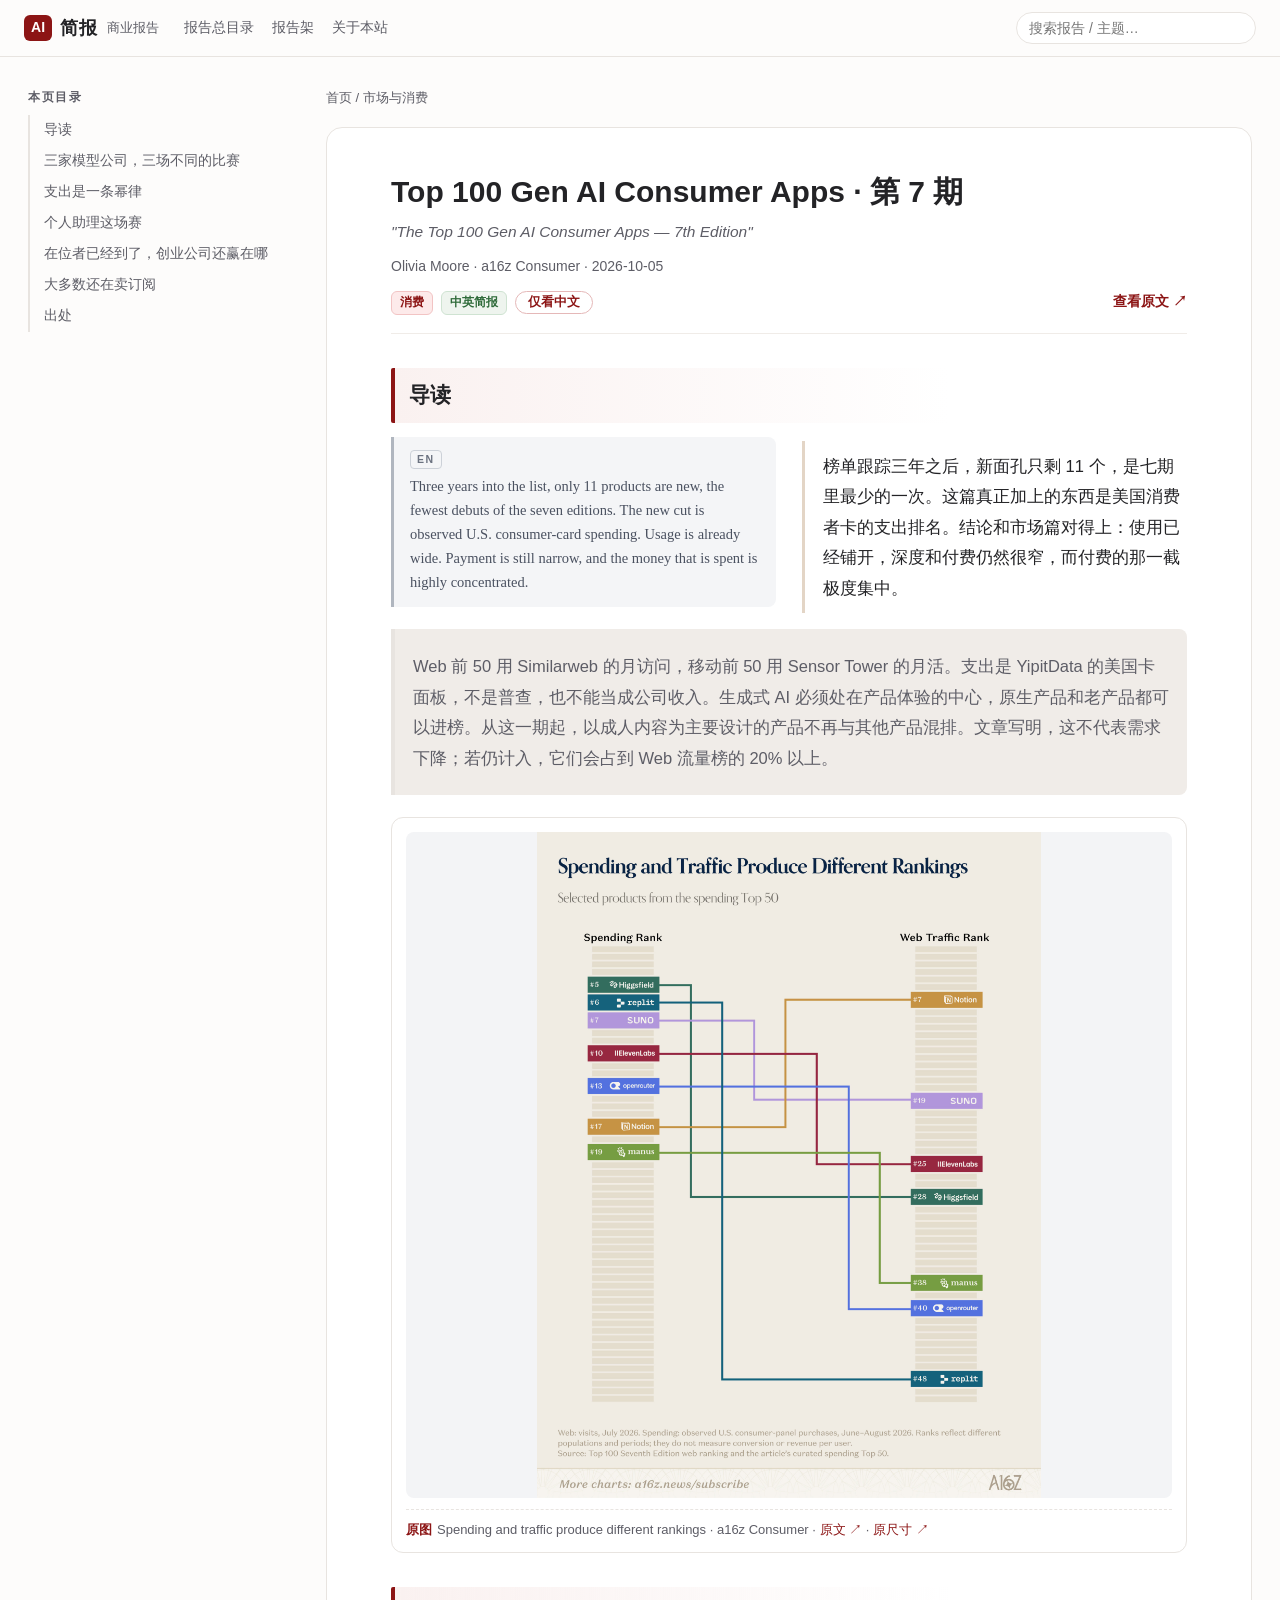
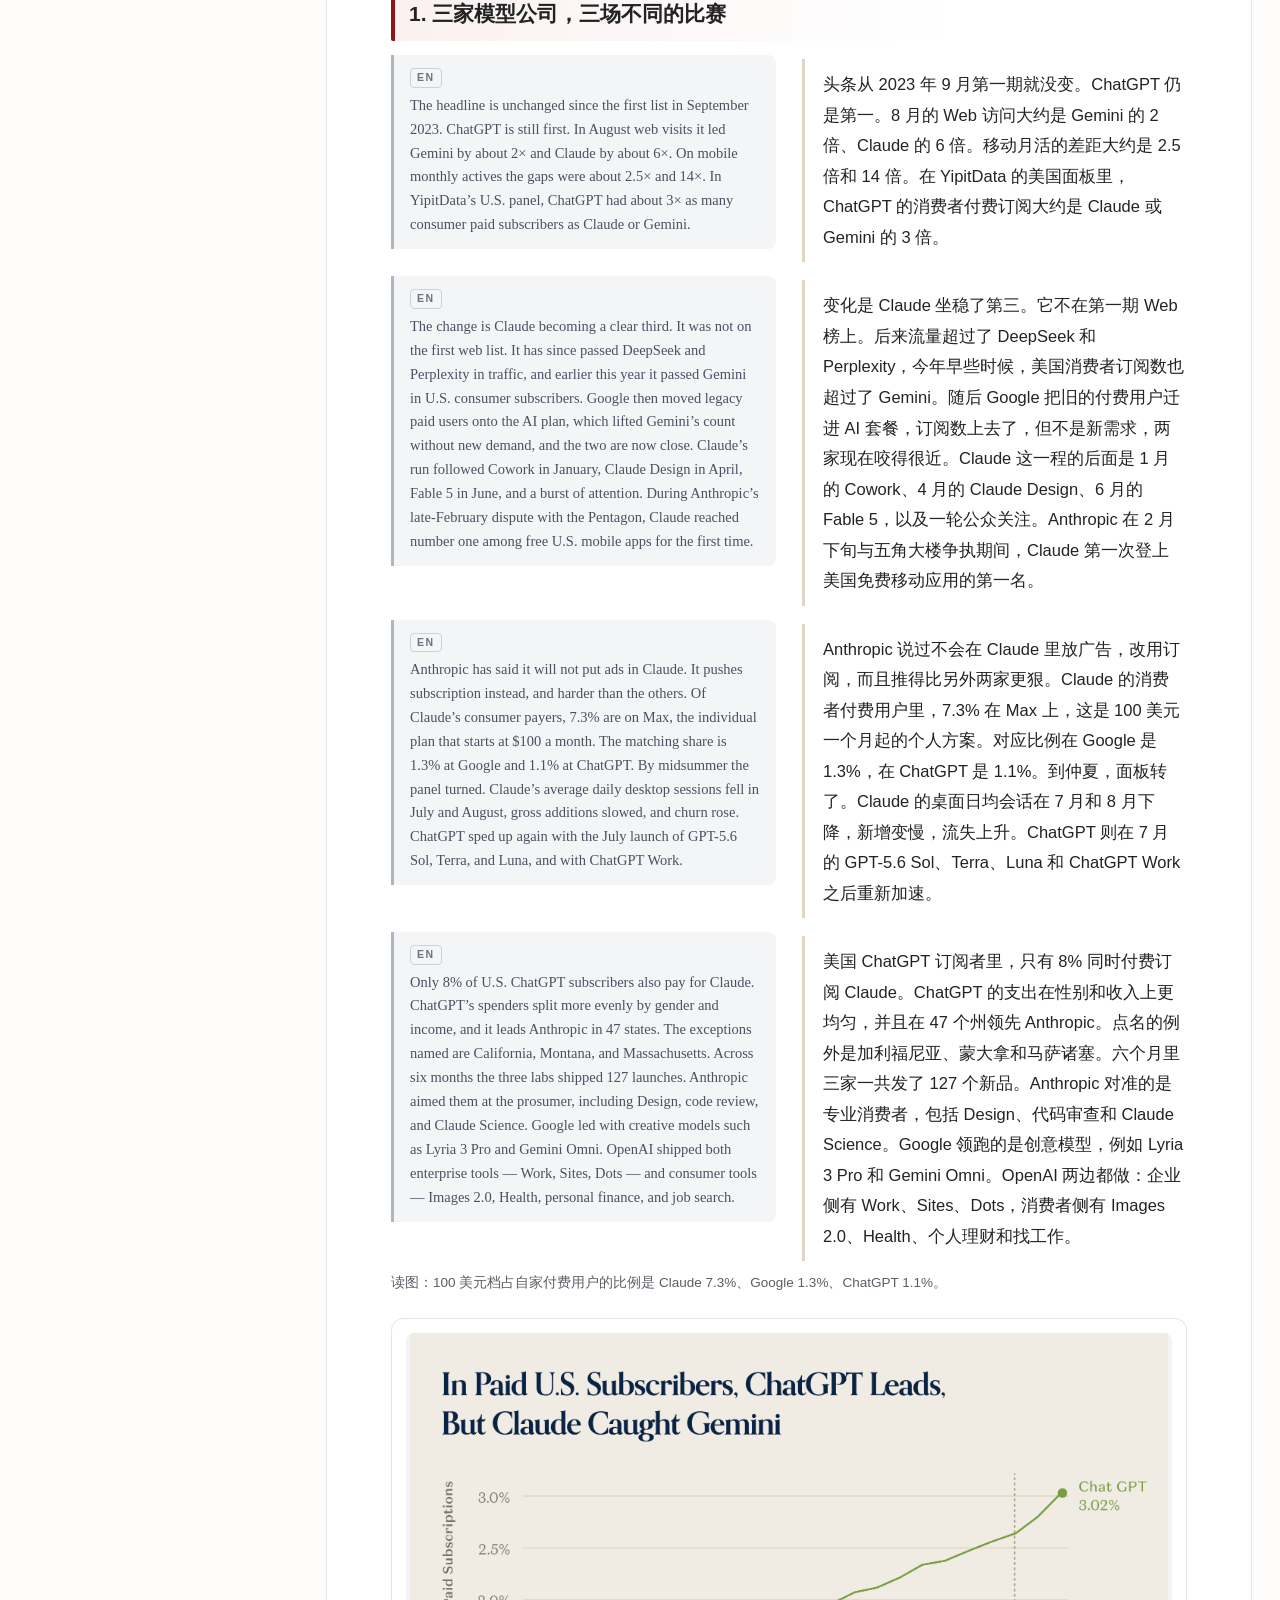
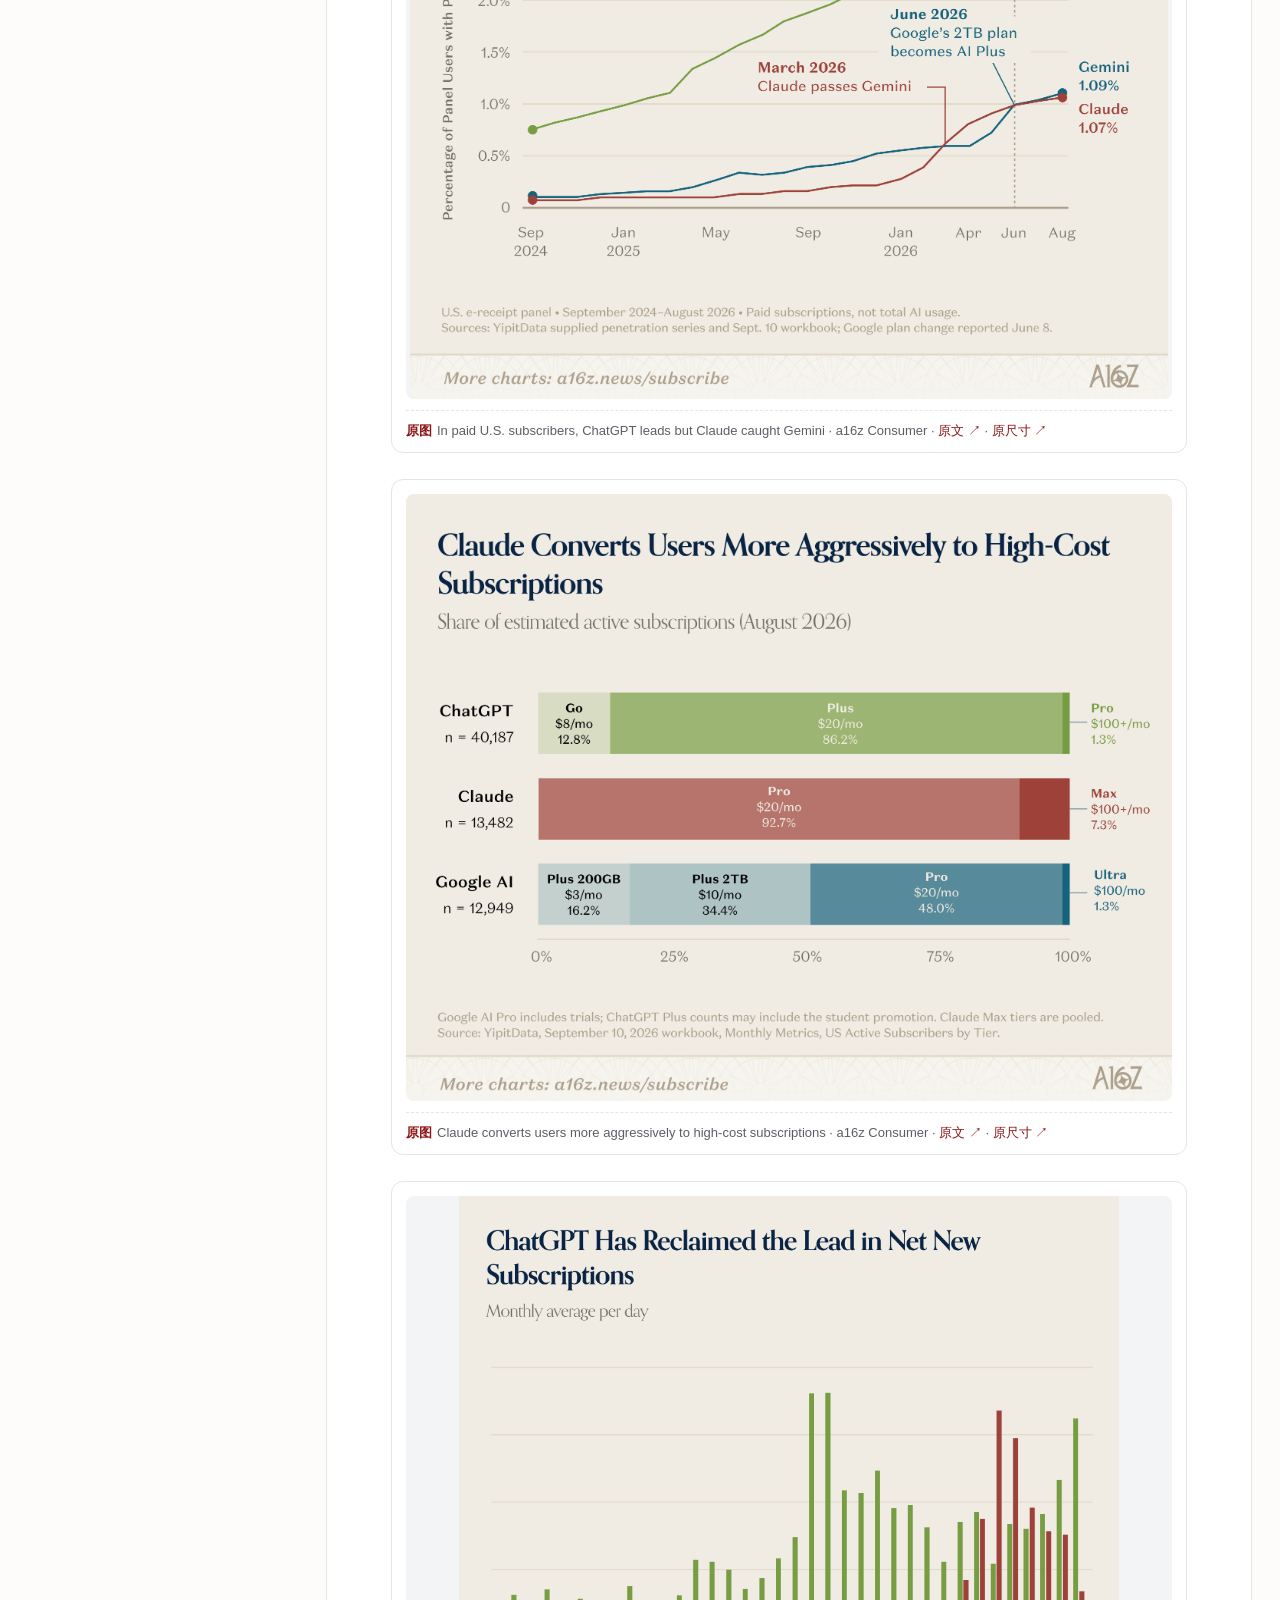
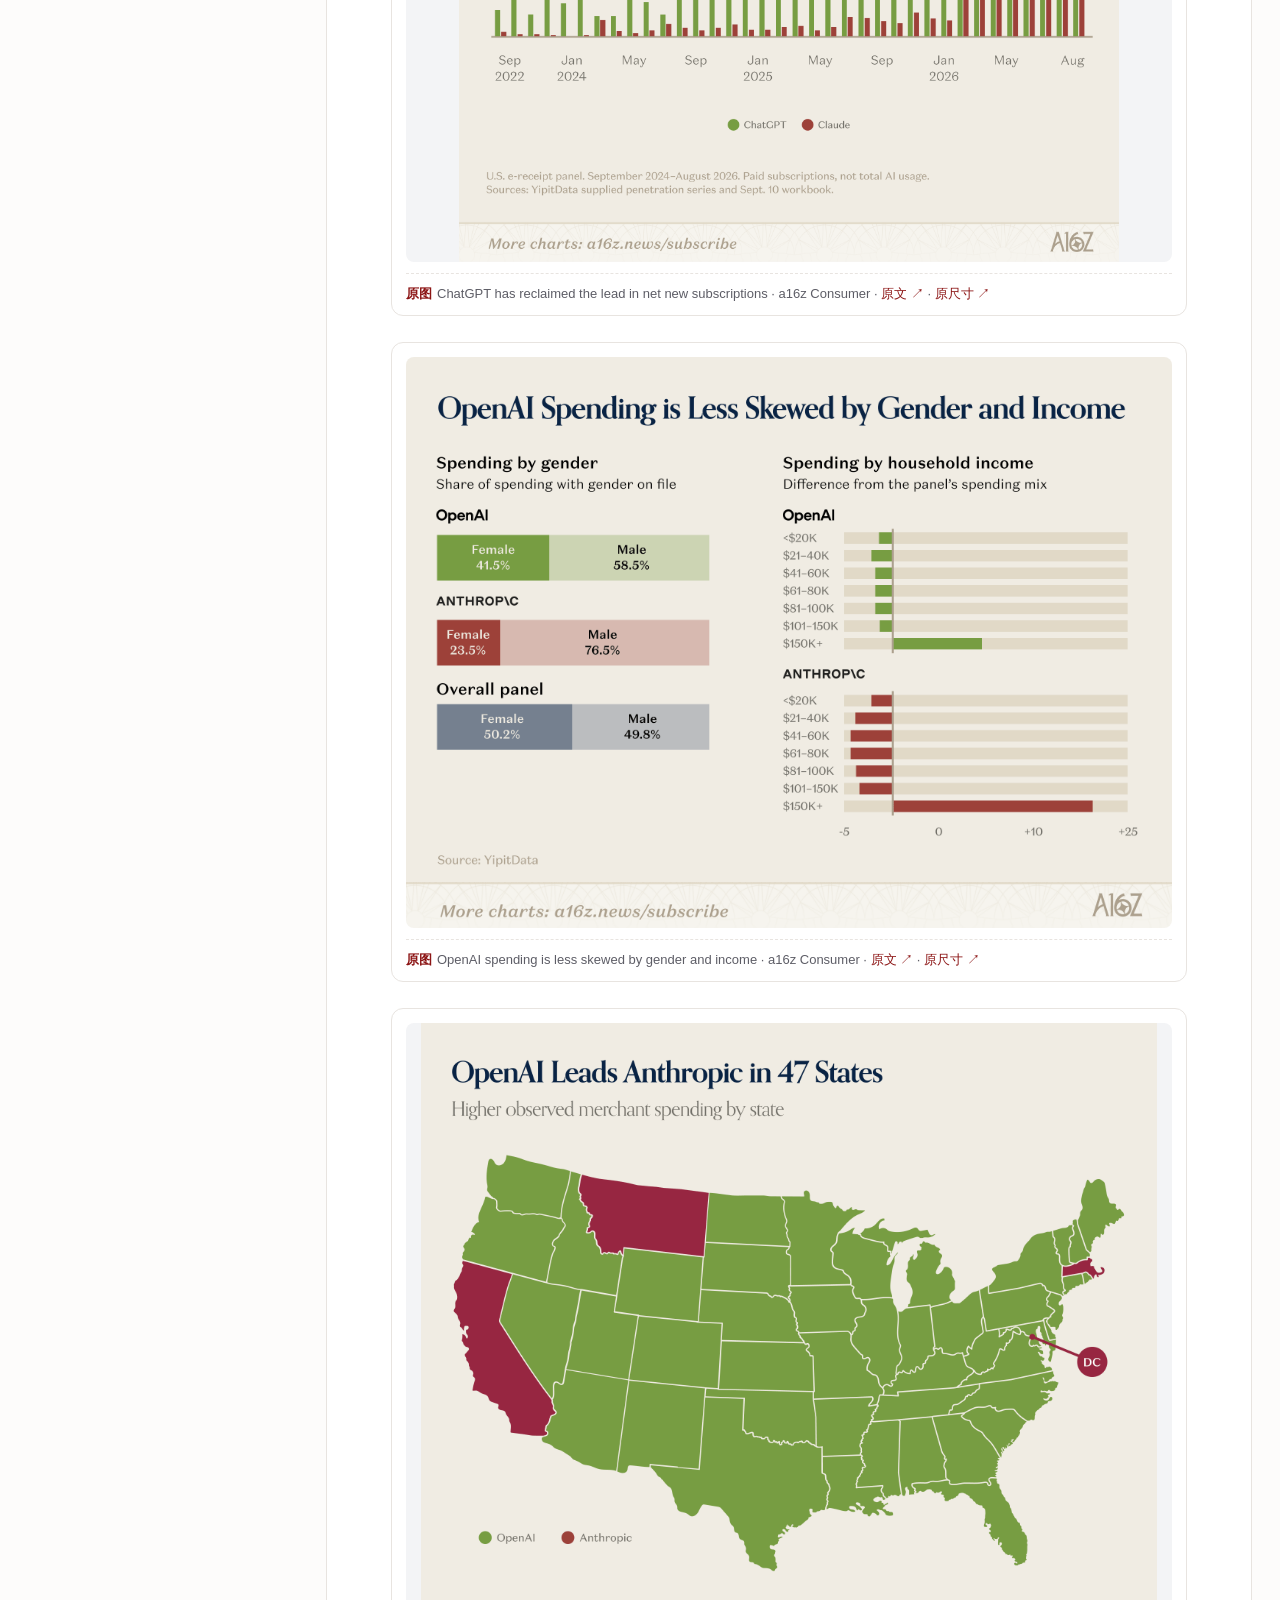
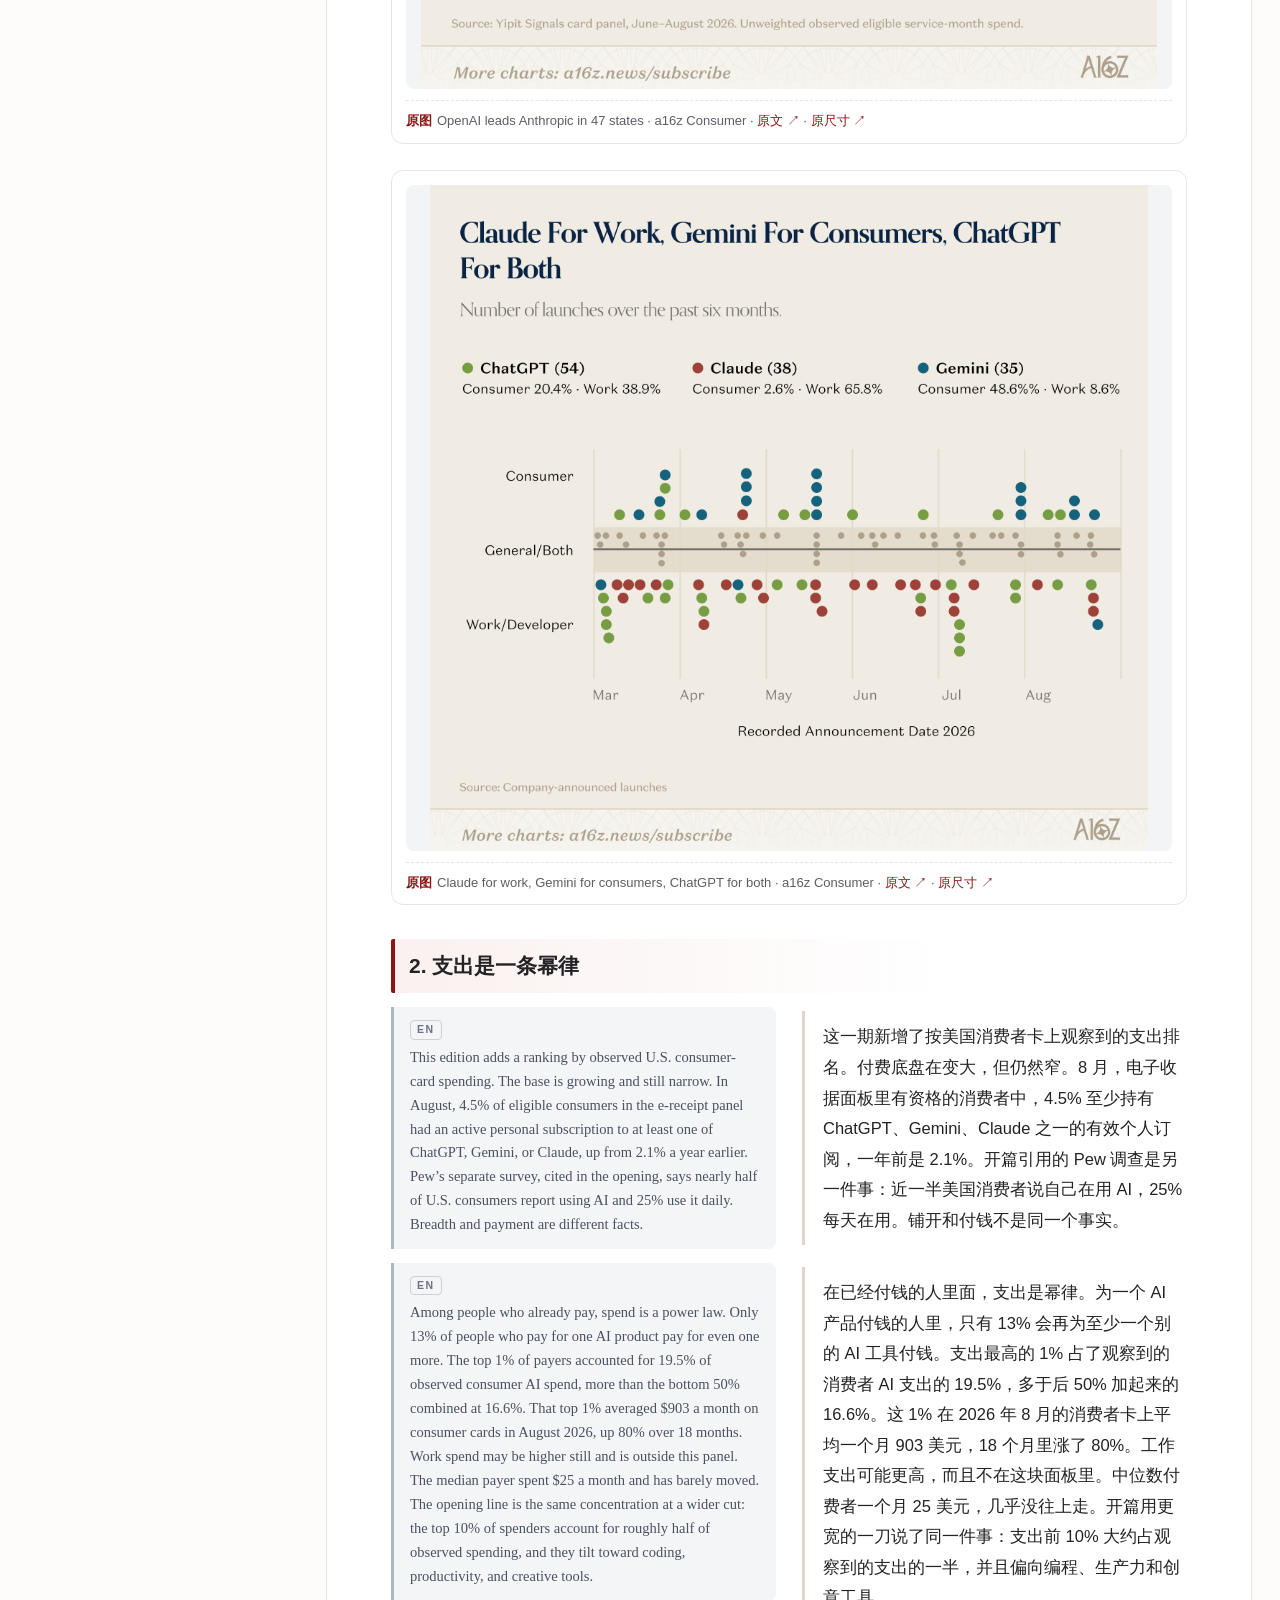
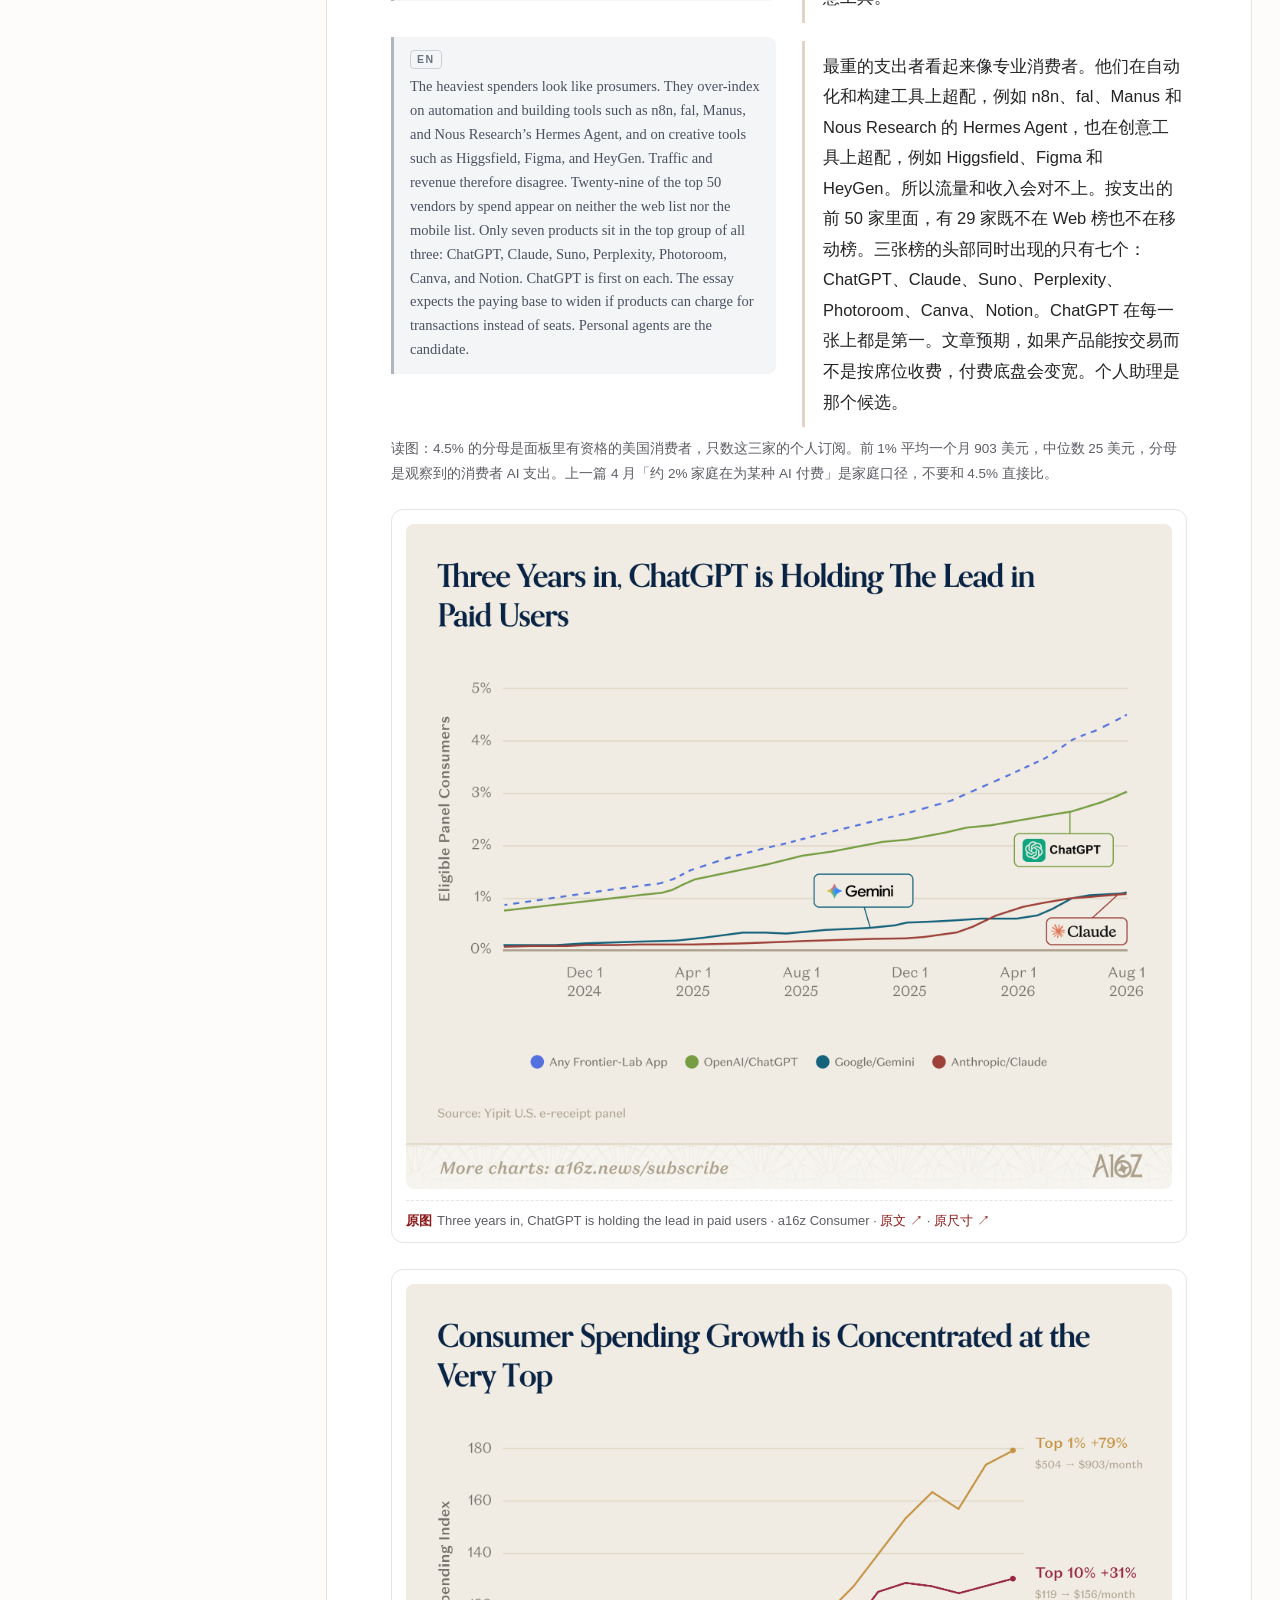
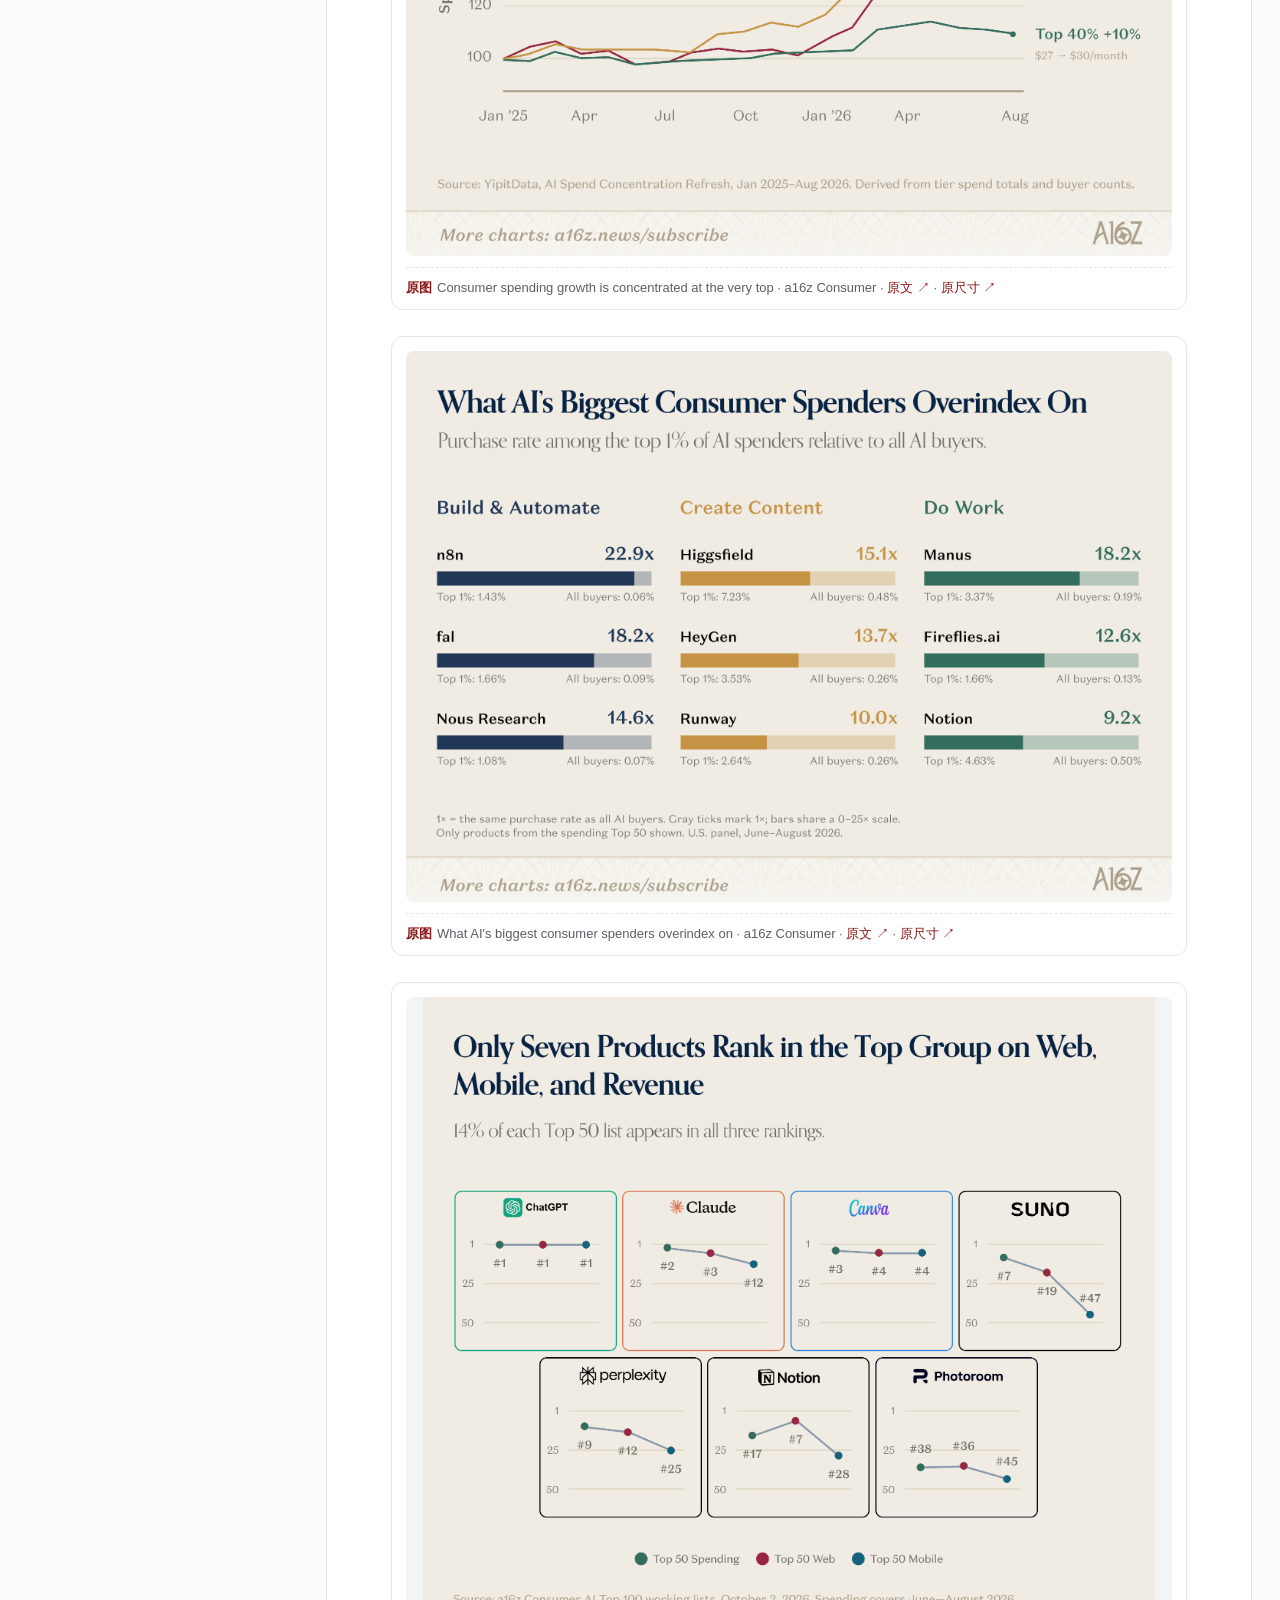
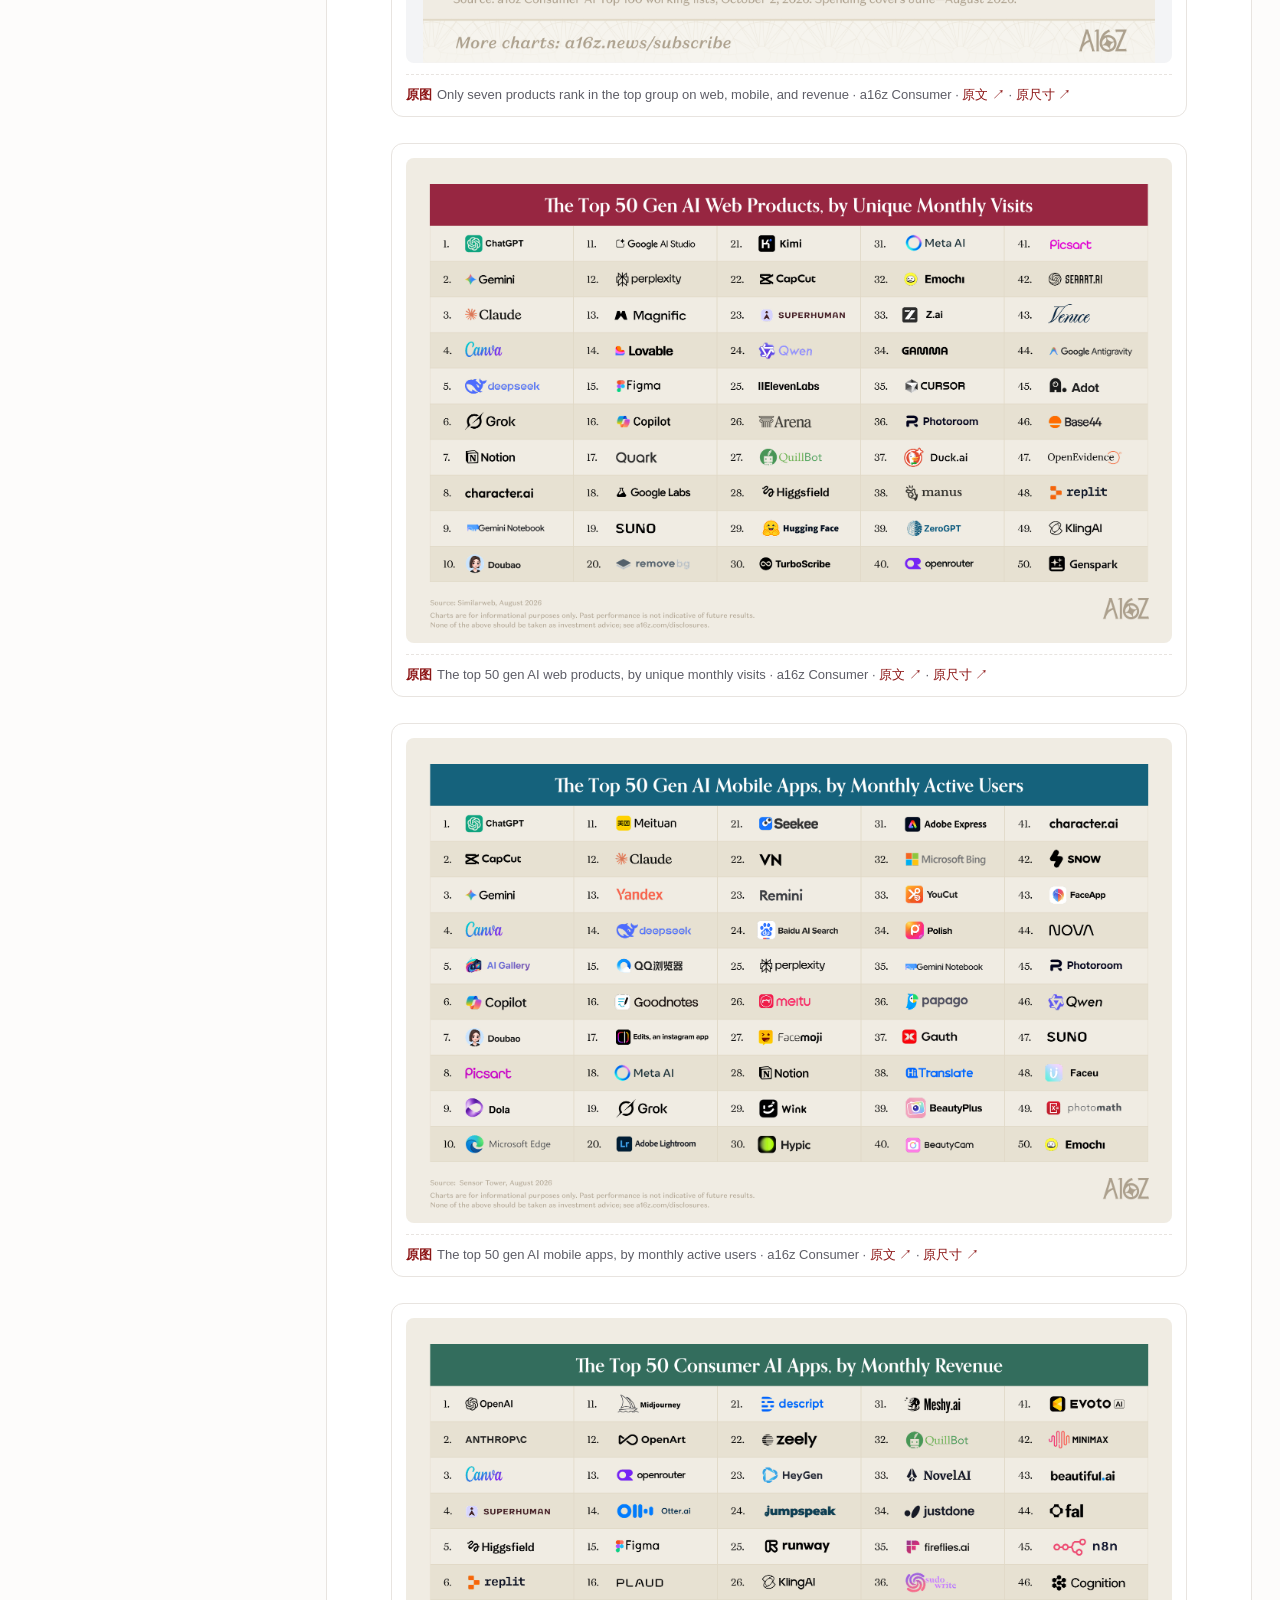
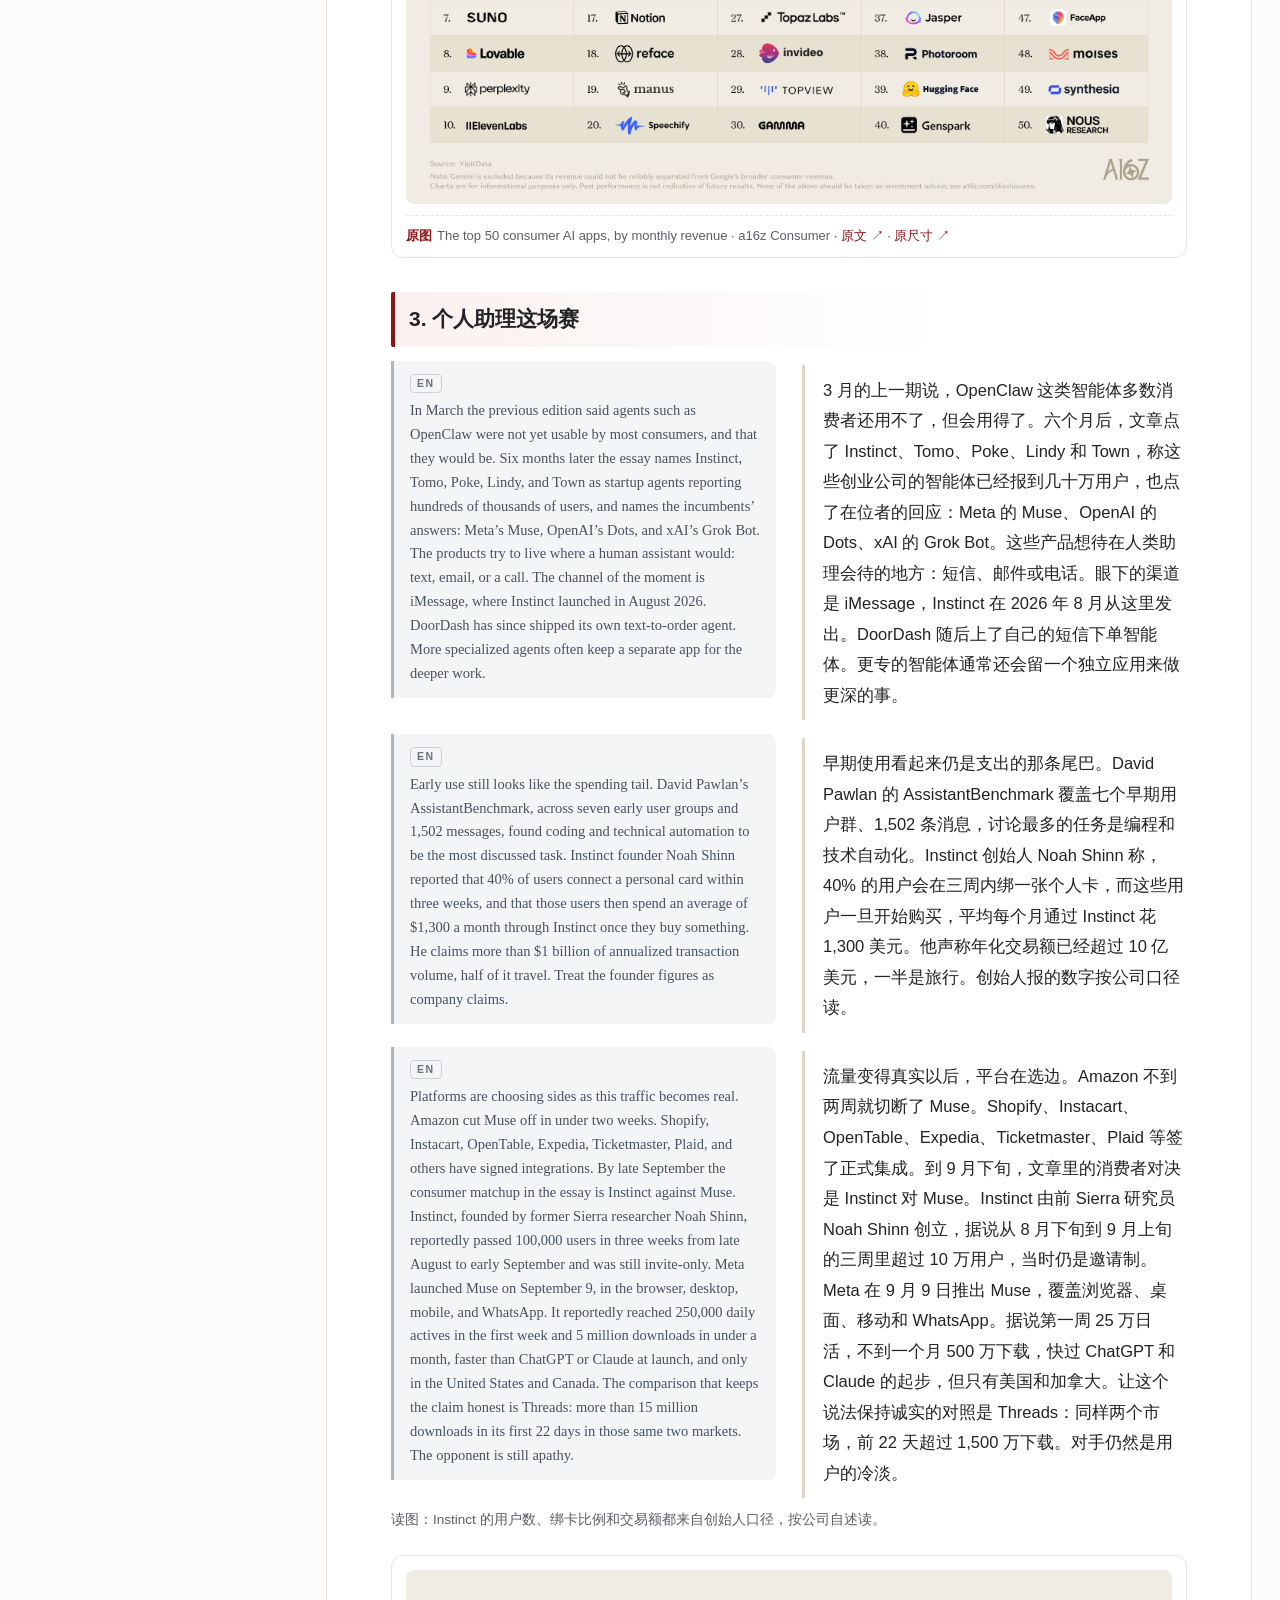
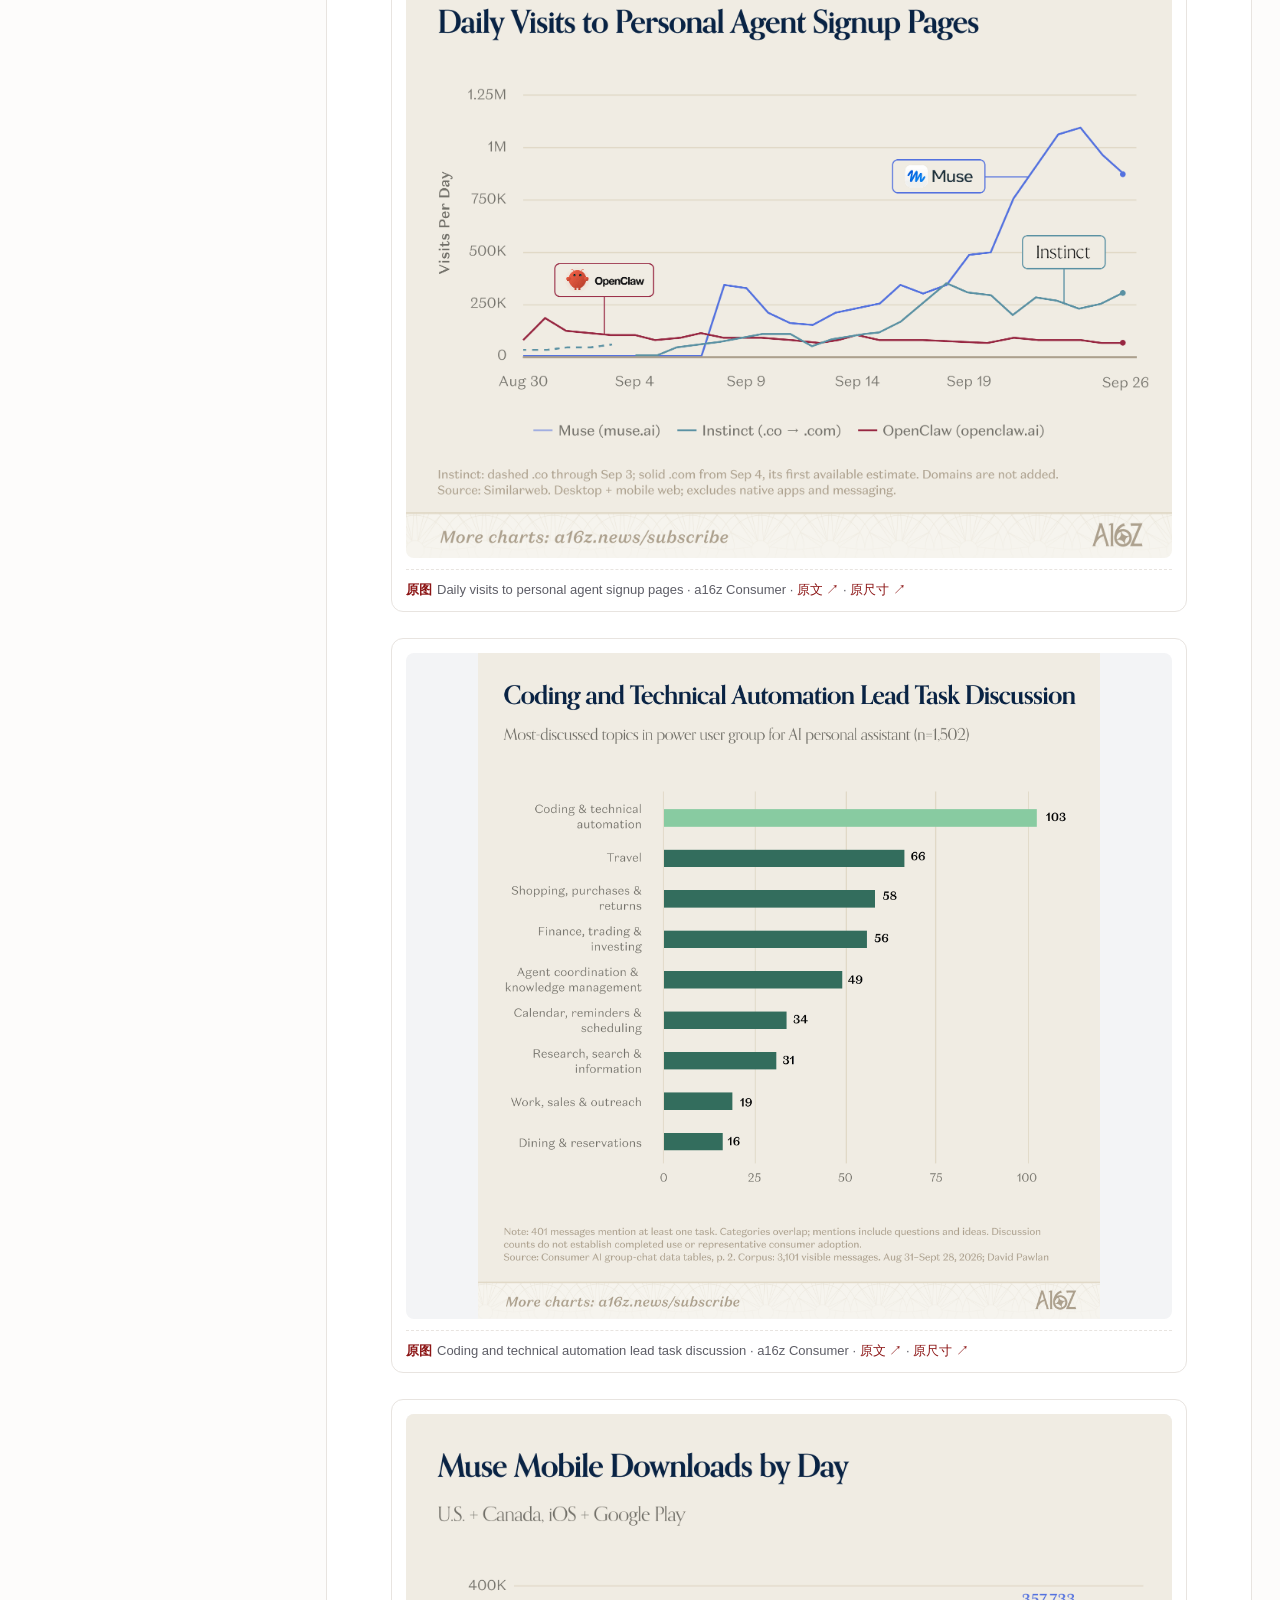
<file: reports/top-100-gen-ai-apps-7.html>
<!DOCTYPE html>
<html lang="zh-CN">
<head>
<meta charset="utf-8">
<meta name="viewport" content="width=device-width, initial-scale=1">
<title>Top 100 Gen AI Consumer Apps · 第 7 期 · AI 简报</title>
<link rel="stylesheet" href="../assets/style.css">
</head>
<body>
<header class="topbar">
  <div class="topbar-inner">
    <a class="brand" href="../index.html"><span class="brand-mark">AI</span>简报<span class="brand-sub">商业报告</span></a>
    <nav class="topnav">
      <a href="../materials.html">报告总目录</a>
      <a href="../index.html#shelf">报告架</a>
      <a href="../index.html#about">关于本站</a>
    </nav>
    <div class="searchbox"><input id="search-input" type="search" placeholder="搜索报告 / 主题…" autocomplete="off"><div id="search-results" class="search-results" hidden></div></div>
  </div>
</header>
<div class="read-layout">
  <aside class="read-toc"><div class="read-toc-title">本页目录</div><ul>
    <li><a href="#intro">导读</a></li><li><a href="#labs">三家模型公司，三场不同的比赛</a></li><li><a href="#spend">支出是一条幂律</a></li><li><a href="#agents">个人助理这场赛</a></li><li><a href="#startups">在位者已经到了，创业公司还赢在哪</a></li><li><a href="#models">大多数还在卖订阅</a></li><li><a href="#sources">出处</a></li>
  </ul></aside>
  <main class="read-main">
    <div class="crumb"><a href="../index.html">首页</a> / <a href="../index.html#cat-1">市场与消费</a></div>
    <article class="read-article">
      <h1 class="read-title">Top 100 Gen AI Consumer Apps · 第 7 期</h1>
      <p class="read-title-en">&quot;The Top 100 Gen AI Consumer Apps — 7th Edition&quot;</p>
      <p class="read-meta">Olivia Moore · a16z Consumer · 2026-10-05</p>
      <p class="read-badges"><span class="badge badge-must">消费</span><span class="badge badge-kind">中英简报</span><button class="lang-toggle" id="lang-toggle" type="button">仅看中文</button><a class="orig-link" href="https://a16z.com/100-gen-ai-apps-7/" target="_blank" rel="noopener">查看原文 ↗</a></p>
      <div class="markdown-body">
<h2 id="intro">导读</h2>
<div class="pair"><div class="en-orig"><span class="en-tag">EN</span><p>Three years into the list, only 11 products are new, the fewest debuts of the seven editions. The new cut is observed U.S. consumer-card spending. Usage is already wide. Payment is still narrow, and the money that is spent is highly concentrated.</p></div><p>榜单跟踪三年之后，新面孔只剩 11 个，是七期里最少的一次。这篇真正加上的东西是美国消费者卡的支出排名。结论和市场篇对得上：使用已经铺开，深度和付费仍然很窄，而付费的那一截极度集中。</p></div>
<blockquote><p>Web 前 50 用 Similarweb 的月访问，移动前 50 用 Sensor Tower 的月活。支出是 YipitData 的美国卡面板，不是普查，也不能当成公司收入。生成式 AI 必须处在产品体验的中心，原生产品和老产品都可以进榜。从这一期起，以成人内容为主要设计的产品不再与其他产品混排。文章写明，这不代表需求下降；若仍计入，它们会占到 Web 流量榜的 20% 以上。</p></blockquote>

<figure class="fig"><a class="fig-link" href="../assets/img/top-100-gen-ai-apps-7/spending-and-traffic-different-rankings-scaled.jpg" target="_blank" rel="noopener" aria-label="打开原尺寸原图：Spending and traffic produce different rankings"><img src="../assets/img/top-100-gen-ai-apps-7/spending-and-traffic-different-rankings-scaled.jpg" width="1936" height="2560" loading="lazy" decoding="async" alt="原图：Spending and traffic produce different rankings"></a><figcaption><span class="fig-label">原图</span>Spending and traffic produce different rankings · a16z Consumer · <a href="https://a16z.com/100-gen-ai-apps-7/" target="_blank" rel="noopener">原文 ↗</a> · <a href="../assets/img/top-100-gen-ai-apps-7/spending-and-traffic-different-rankings-scaled.jpg" target="_blank" rel="noopener">原尺寸 ↗</a></figcaption></figure>

<h2 id="labs">1. 三家模型公司，三场不同的比赛</h2>
<div class="pair"><div class="en-orig"><span class="en-tag">EN</span><p>The headline is unchanged since the first list in September 2023. ChatGPT is still first. In August web visits it led Gemini by about 2× and Claude by about 6×. On mobile monthly actives the gaps were about 2.5× and 14×. In YipitData’s U.S. panel, ChatGPT had about 3× as many consumer paid subscribers as Claude or Gemini.</p></div><p>头条从 2023 年 9 月第一期就没变。ChatGPT 仍是第一。8 月的 Web 访问大约是 Gemini 的 2 倍、Claude 的 6 倍。移动月活的差距大约是 2.5 倍和 14 倍。在 YipitData 的美国面板里，ChatGPT 的消费者付费订阅大约是 Claude 或 Gemini 的 3 倍。</p></div>
<div class="pair"><div class="en-orig"><span class="en-tag">EN</span><p>The change is Claude becoming a clear third. It was not on the first web list. It has since passed DeepSeek and Perplexity in traffic, and earlier this year it passed Gemini in U.S. consumer subscribers. Google then moved legacy paid users onto the AI plan, which lifted Gemini’s count without new demand, and the two are now close. Claude’s run followed Cowork in January, Claude Design in April, Fable 5 in June, and a burst of attention. During Anthropic’s late-February dispute with the Pentagon, Claude reached number one among free U.S. mobile apps for the first time.</p></div><p>变化是 Claude 坐稳了第三。它不在第一期 Web 榜上。后来流量超过了 DeepSeek 和 Perplexity，今年早些时候，美国消费者订阅数也超过了 Gemini。随后 Google 把旧的付费用户迁进 AI 套餐，订阅数上去了，但不是新需求，两家现在咬得很近。Claude 这一程的后面是 1 月的 Cowork、4 月的 Claude Design、6 月的 Fable 5，以及一轮公众关注。Anthropic 在 2 月下旬与五角大楼争执期间，Claude 第一次登上美国免费移动应用的第一名。</p></div>
<div class="pair"><div class="en-orig"><span class="en-tag">EN</span><p>Anthropic has said it will not put ads in Claude. It pushes subscription instead, and harder than the others. Of Claude’s consumer payers, 7.3% are on Max, the individual plan that starts at $100 a month. The matching share is 1.3% at Google and 1.1% at ChatGPT. By midsummer the panel turned. Claude’s average daily desktop sessions fell in July and August, gross additions slowed, and churn rose. ChatGPT sped up again with the July launch of GPT-5.6 Sol, Terra, and Luna, and with ChatGPT Work.</p></div><p>Anthropic 说过不会在 Claude 里放广告，改用订阅，而且推得比另外两家更狠。Claude 的消费者付费用户里，7.3% 在 Max 上，这是 100 美元一个月起的个人方案。对应比例在 Google 是 1.3%，在 ChatGPT 是 1.1%。到仲夏，面板转了。Claude 的桌面日均会话在 7 月和 8 月下降，新增变慢，流失上升。ChatGPT 则在 7 月的 GPT-5.6 Sol、Terra、Luna 和 ChatGPT Work 之后重新加速。</p></div>
<div class="pair"><div class="en-orig"><span class="en-tag">EN</span><p>Only 8% of U.S. ChatGPT subscribers also pay for Claude. ChatGPT’s spenders split more evenly by gender and income, and it leads Anthropic in 47 states. The exceptions named are California, Montana, and Massachusetts. Across six months the three labs shipped 127 launches. Anthropic aimed them at the prosumer, including Design, code review, and Claude Science. Google led with creative models such as Lyria 3 Pro and Gemini Omni. OpenAI shipped both enterprise tools — Work, Sites, Dots — and consumer tools — Images 2.0, Health, personal finance, and job search.</p></div><p>美国 ChatGPT 订阅者里，只有 8% 同时付费订阅 Claude。ChatGPT 的支出在性别和收入上更均匀，并且在 47 个州领先 Anthropic。点名的例外是加利福尼亚、蒙大拿和马萨诸塞。六个月里三家一共发了 127 个新品。Anthropic 对准的是专业消费者，包括 Design、代码审查和 Claude Science。Google 领跑的是创意模型，例如 Lyria 3 Pro 和 Gemini Omni。OpenAI 两边都做：企业侧有 Work、Sites、Dots，消费者侧有 Images 2.0、Health、个人理财和找工作。</p></div>
<p class="fig-note">读图：100 美元档占自家付费用户的比例是 Claude 7.3%、Google 1.3%、ChatGPT 1.1%。</p>

<figure class="fig"><a class="fig-link" href="../assets/img/top-100-gen-ai-apps-7/in-paid-us-subscribers-chatgpt-leads.png" target="_blank" rel="noopener" aria-label="打开原尺寸原图：In paid U.S. subscribers, ChatGPT leads but Claude caught Gemini"><img src="../assets/img/top-100-gen-ai-apps-7/in-paid-us-subscribers-chatgpt-leads.png" width="2000" height="1755" loading="lazy" decoding="async" alt="原图：In paid U.S. subscribers, ChatGPT leads but Claude caught Gemini"></a><figcaption><span class="fig-label">原图</span>In paid U.S. subscribers, ChatGPT leads but Claude caught Gemini · a16z Consumer · <a href="https://a16z.com/100-gen-ai-apps-7/" target="_blank" rel="noopener">原文 ↗</a> · <a href="../assets/img/top-100-gen-ai-apps-7/in-paid-us-subscribers-chatgpt-leads.png" target="_blank" rel="noopener">原尺寸 ↗</a></figcaption></figure>

<figure class="fig"><a class="fig-link" href="../assets/img/top-100-gen-ai-apps-7/claude-converts-high-cost-subscriptions.png" target="_blank" rel="noopener" aria-label="打开原尺寸原图：Claude converts users more aggressively to high-cost subscriptions"><img src="../assets/img/top-100-gen-ai-apps-7/claude-converts-high-cost-subscriptions.png" width="2000" height="1583" loading="lazy" decoding="async" alt="原图：Claude converts users more aggressively to high-cost subscriptions"></a><figcaption><span class="fig-label">原图</span>Claude converts users more aggressively to high-cost subscriptions · a16z Consumer · <a href="https://a16z.com/100-gen-ai-apps-7/" target="_blank" rel="noopener">原文 ↗</a> · <a href="../assets/img/top-100-gen-ai-apps-7/claude-converts-high-cost-subscriptions.png" target="_blank" rel="noopener">原尺寸 ↗</a></figcaption></figure>

<figure class="fig"><a class="fig-link" href="../assets/img/top-100-gen-ai-apps-7/chatgpt-reclaimed-lead-net-new-subscriptions.png" target="_blank" rel="noopener" aria-label="打开原尺寸原图：ChatGPT has reclaimed the lead in net new subscriptions"><img src="../assets/img/top-100-gen-ai-apps-7/chatgpt-reclaimed-lead-net-new-subscriptions.png" width="2000" height="2017" loading="lazy" decoding="async" alt="原图：ChatGPT has reclaimed the lead in net new subscriptions"></a><figcaption><span class="fig-label">原图</span>ChatGPT has reclaimed the lead in net new subscriptions · a16z Consumer · <a href="https://a16z.com/100-gen-ai-apps-7/" target="_blank" rel="noopener">原文 ↗</a> · <a href="../assets/img/top-100-gen-ai-apps-7/chatgpt-reclaimed-lead-net-new-subscriptions.png" target="_blank" rel="noopener">原尺寸 ↗</a></figcaption></figure>

<figure class="fig"><a class="fig-link" href="../assets/img/top-100-gen-ai-apps-7/openai-spending-less-skewed-gender-income.png" target="_blank" rel="noopener" aria-label="打开原尺寸原图：OpenAI spending is less skewed by gender and income"><img src="../assets/img/top-100-gen-ai-apps-7/openai-spending-less-skewed-gender-income.png" width="2000" height="1492" loading="lazy" decoding="async" alt="原图：OpenAI spending is less skewed by gender and income"></a><figcaption><span class="fig-label">原图</span>OpenAI spending is less skewed by gender and income · a16z Consumer · <a href="https://a16z.com/100-gen-ai-apps-7/" target="_blank" rel="noopener">原文 ↗</a> · <a href="../assets/img/top-100-gen-ai-apps-7/openai-spending-less-skewed-gender-income.png" target="_blank" rel="noopener">原尺寸 ↗</a></figcaption></figure>

<figure class="fig"><a class="fig-link" href="../assets/img/top-100-gen-ai-apps-7/openai-leads-anthropic-in-47-states.png" target="_blank" rel="noopener" aria-label="打开原尺寸原图：OpenAI leads Anthropic in 47 states"><img src="../assets/img/top-100-gen-ai-apps-7/openai-leads-anthropic-in-47-states.png" width="2000" height="1810" loading="lazy" decoding="async" alt="原图：OpenAI leads Anthropic in 47 states"></a><figcaption><span class="fig-label">原图</span>OpenAI leads Anthropic in 47 states · a16z Consumer · <a href="https://a16z.com/100-gen-ai-apps-7/" target="_blank" rel="noopener">原文 ↗</a> · <a href="../assets/img/top-100-gen-ai-apps-7/openai-leads-anthropic-in-47-states.png" target="_blank" rel="noopener">原尺寸 ↗</a></figcaption></figure>

<figure class="fig"><a class="fig-link" href="../assets/img/top-100-gen-ai-apps-7/claude-for-work-gemini-consumers-chatgpt-both.png" target="_blank" rel="noopener" aria-label="打开原尺寸原图：Claude for work, Gemini for consumers, ChatGPT for both"><img src="../assets/img/top-100-gen-ai-apps-7/claude-for-work-gemini-consumers-chatgpt-both.png" width="2000" height="1856" loading="lazy" decoding="async" alt="原图：Claude for work, Gemini for consumers, ChatGPT for both"></a><figcaption><span class="fig-label">原图</span>Claude for work, Gemini for consumers, ChatGPT for both · a16z Consumer · <a href="https://a16z.com/100-gen-ai-apps-7/" target="_blank" rel="noopener">原文 ↗</a> · <a href="../assets/img/top-100-gen-ai-apps-7/claude-for-work-gemini-consumers-chatgpt-both.png" target="_blank" rel="noopener">原尺寸 ↗</a></figcaption></figure>

<h2 id="spend">2. 支出是一条幂律</h2>
<div class="pair"><div class="en-orig"><span class="en-tag">EN</span><p>This edition adds a ranking by observed U.S. consumer-card spending. The base is growing and still narrow. In August, 4.5% of eligible consumers in the e-receipt panel had an active personal subscription to at least one of ChatGPT, Gemini, or Claude, up from 2.1% a year earlier. Pew’s separate survey, cited in the opening, says nearly half of U.S. consumers report using AI and 25% use it daily. Breadth and payment are different facts.</p></div><p>这一期新增了按美国消费者卡上观察到的支出排名。付费底盘在变大，但仍然窄。8 月，电子收据面板里有资格的消费者中，4.5% 至少持有 ChatGPT、Gemini、Claude 之一的有效个人订阅，一年前是 2.1%。开篇引用的 Pew 调查是另一件事：近一半美国消费者说自己在用 AI，25% 每天在用。铺开和付钱不是同一个事实。</p></div>
<div class="pair"><div class="en-orig"><span class="en-tag">EN</span><p>Among people who already pay, spend is a power law. Only 13% of people who pay for one AI product pay for even one more. The top 1% of payers accounted for 19.5% of observed consumer AI spend, more than the bottom 50% combined at 16.6%. That top 1% averaged $903 a month on consumer cards in August 2026, up 80% over 18 months. Work spend may be higher still and is outside this panel. The median payer spent $25 a month and has barely moved. The opening line is the same concentration at a wider cut: the top 10% of spenders account for roughly half of observed spending, and they tilt toward coding, productivity, and creative tools.</p></div><p>在已经付钱的人里面，支出是幂律。为一个 AI 产品付钱的人里，只有 13% 会再为至少一个别的 AI 工具付钱。支出最高的 1% 占了观察到的消费者 AI 支出的 19.5%，多于后 50% 加起来的 16.6%。这 1% 在 2026 年 8 月的消费者卡上平均一个月 903 美元，18 个月里涨了 80%。工作支出可能更高，而且不在这块面板里。中位数付费者一个月 25 美元，几乎没往上走。开篇用更宽的一刀说了同一件事：支出前 10% 大约占观察到的支出的一半，并且偏向编程、生产力和创意工具。</p></div>
<div class="pair"><div class="en-orig"><span class="en-tag">EN</span><p>The heaviest spenders look like prosumers. They over-index on automation and building tools such as n8n, fal, Manus, and Nous Research’s Hermes Agent, and on creative tools such as Higgsfield, Figma, and HeyGen. Traffic and revenue therefore disagree. Twenty-nine of the top 50 vendors by spend appear on neither the web list nor the mobile list. Only seven products sit in the top group of all three: ChatGPT, Claude, Suno, Perplexity, Photoroom, Canva, and Notion. ChatGPT is first on each. The essay expects the paying base to widen if products can charge for transactions instead of seats. Personal agents are the candidate.</p></div><p>最重的支出者看起来像专业消费者。他们在自动化和构建工具上超配，例如 n8n、fal、Manus 和 Nous Research 的 Hermes Agent，也在创意工具上超配，例如 Higgsfield、Figma 和 HeyGen。所以流量和收入会对不上。按支出的前 50 家里面，有 29 家既不在 Web 榜也不在移动榜。三张榜的头部同时出现的只有七个：ChatGPT、Claude、Suno、Perplexity、Photoroom、Canva、Notion。ChatGPT 在每一张上都是第一。文章预期，如果产品能按交易而不是按席位收费，付费底盘会变宽。个人助理是那个候选。</p></div>
<p class="fig-note">读图：4.5% 的分母是面板里有资格的美国消费者，只数这三家的个人订阅。前 1% 平均一个月 903 美元，中位数 25 美元，分母是观察到的消费者 AI 支出。上一篇 4 月「约 2% 家庭在为某种 AI 付费」是家庭口径，不要和 4.5% 直接比。</p>

<figure class="fig"><a class="fig-link" href="../assets/img/top-100-gen-ai-apps-7/three-years-in-chatgpt-holds-lead-paid.png" target="_blank" rel="noopener" aria-label="打开原尺寸原图：Three years in, ChatGPT is holding the lead in paid users"><img src="../assets/img/top-100-gen-ai-apps-7/three-years-in-chatgpt-holds-lead-paid.png" width="2000" height="1736" loading="lazy" decoding="async" alt="原图：Three years in, ChatGPT is holding the lead in paid users"></a><figcaption><span class="fig-label">原图</span>Three years in, ChatGPT is holding the lead in paid users · a16z Consumer · <a href="https://a16z.com/100-gen-ai-apps-7/" target="_blank" rel="noopener">原文 ↗</a> · <a href="../assets/img/top-100-gen-ai-apps-7/three-years-in-chatgpt-holds-lead-paid.png" target="_blank" rel="noopener">原尺寸 ↗</a></figcaption></figure>

<figure class="fig"><a class="fig-link" href="../assets/img/top-100-gen-ai-apps-7/consumer-spending-growth-concentrated-at-top.png" target="_blank" rel="noopener" aria-label="打开原尺寸原图：Consumer spending growth is concentrated at the very top"><img src="../assets/img/top-100-gen-ai-apps-7/consumer-spending-growth-concentrated-at-top.png" width="2000" height="1493" loading="lazy" decoding="async" alt="原图：Consumer spending growth is concentrated at the very top"></a><figcaption><span class="fig-label">原图</span>Consumer spending growth is concentrated at the very top · a16z Consumer · <a href="https://a16z.com/100-gen-ai-apps-7/" target="_blank" rel="noopener">原文 ↗</a> · <a href="../assets/img/top-100-gen-ai-apps-7/consumer-spending-growth-concentrated-at-top.png" target="_blank" rel="noopener">原尺寸 ↗</a></figcaption></figure>

<figure class="fig"><a class="fig-link" href="../assets/img/top-100-gen-ai-apps-7/what-biggest-spenders-overindex-on.png" target="_blank" rel="noopener" aria-label="打开原尺寸原图：What AI&#x27;s biggest consumer spenders overindex on"><img src="../assets/img/top-100-gen-ai-apps-7/what-biggest-spenders-overindex-on.png" width="2000" height="1438" loading="lazy" decoding="async" alt="原图：What AI&#x27;s biggest consumer spenders overindex on"></a><figcaption><span class="fig-label">原图</span>What AI&#x27;s biggest consumer spenders overindex on · a16z Consumer · <a href="https://a16z.com/100-gen-ai-apps-7/" target="_blank" rel="noopener">原文 ↗</a> · <a href="../assets/img/top-100-gen-ai-apps-7/what-biggest-spenders-overindex-on.png" target="_blank" rel="noopener">原尺寸 ↗</a></figcaption></figure>

<figure class="fig"><a class="fig-link" href="../assets/img/top-100-gen-ai-apps-7/only-seven-products-rank-top-on-all-three.png" target="_blank" rel="noopener" aria-label="打开原尺寸原图：Only seven products rank in the top group on web, mobile, and revenue"><img src="../assets/img/top-100-gen-ai-apps-7/only-seven-products-rank-top-on-all-three.png" width="2000" height="1819" loading="lazy" decoding="async" alt="原图：Only seven products rank in the top group on web, mobile, and revenue"></a><figcaption><span class="fig-label">原图</span>Only seven products rank in the top group on web, mobile, and revenue · a16z Consumer · <a href="https://a16z.com/100-gen-ai-apps-7/" target="_blank" rel="noopener">原文 ↗</a> · <a href="../assets/img/top-100-gen-ai-apps-7/only-seven-products-rank-top-on-all-three.png" target="_blank" rel="noopener">原尺寸 ↗</a></figcaption></figure>

<figure class="fig"><a class="fig-link" href="../assets/img/top-100-gen-ai-apps-7/top-50-web-products-by-monthly-visits.png" target="_blank" rel="noopener" aria-label="打开原尺寸原图：The top 50 gen AI web products, by unique monthly visits"><img src="../assets/img/top-100-gen-ai-apps-7/top-50-web-products-by-monthly-visits.png" width="2000" height="1267" loading="lazy" decoding="async" alt="原图：The top 50 gen AI web products, by unique monthly visits"></a><figcaption><span class="fig-label">原图</span>The top 50 gen AI web products, by unique monthly visits · a16z Consumer · <a href="https://a16z.com/100-gen-ai-apps-7/" target="_blank" rel="noopener">原文 ↗</a> · <a href="../assets/img/top-100-gen-ai-apps-7/top-50-web-products-by-monthly-visits.png" target="_blank" rel="noopener">原尺寸 ↗</a></figcaption></figure>

<figure class="fig"><a class="fig-link" href="../assets/img/top-100-gen-ai-apps-7/top-50-mobile-apps-by-mau.png" target="_blank" rel="noopener" aria-label="打开原尺寸原图：The top 50 gen AI mobile apps, by monthly active users"><img src="../assets/img/top-100-gen-ai-apps-7/top-50-mobile-apps-by-mau.png" width="2000" height="1267" loading="lazy" decoding="async" alt="原图：The top 50 gen AI mobile apps, by monthly active users"></a><figcaption><span class="fig-label">原图</span>The top 50 gen AI mobile apps, by monthly active users · a16z Consumer · <a href="https://a16z.com/100-gen-ai-apps-7/" target="_blank" rel="noopener">原文 ↗</a> · <a href="../assets/img/top-100-gen-ai-apps-7/top-50-mobile-apps-by-mau.png" target="_blank" rel="noopener">原尺寸 ↗</a></figcaption></figure>

<figure class="fig"><a class="fig-link" href="../assets/img/top-100-gen-ai-apps-7/top-50-consumer-ai-apps-by-monthly-revenue.png" target="_blank" rel="noopener" aria-label="打开原尺寸原图：The top 50 consumer AI apps, by monthly revenue"><img src="../assets/img/top-100-gen-ai-apps-7/top-50-consumer-ai-apps-by-monthly-revenue.png" width="2000" height="1267" loading="lazy" decoding="async" alt="原图：The top 50 consumer AI apps, by monthly revenue"></a><figcaption><span class="fig-label">原图</span>The top 50 consumer AI apps, by monthly revenue · a16z Consumer · <a href="https://a16z.com/100-gen-ai-apps-7/" target="_blank" rel="noopener">原文 ↗</a> · <a href="../assets/img/top-100-gen-ai-apps-7/top-50-consumer-ai-apps-by-monthly-revenue.png" target="_blank" rel="noopener">原尺寸 ↗</a></figcaption></figure>

<h2 id="agents">3. 个人助理这场赛</h2>
<div class="pair"><div class="en-orig"><span class="en-tag">EN</span><p>In March the previous edition said agents such as OpenClaw were not yet usable by most consumers, and that they would be. Six months later the essay names Instinct, Tomo, Poke, Lindy, and Town as startup agents reporting hundreds of thousands of users, and names the incumbents’ answers: Meta’s Muse, OpenAI’s Dots, and xAI’s Grok Bot. The products try to live where a human assistant would: text, email, or a call. The channel of the moment is iMessage, where Instinct launched in August 2026. DoorDash has since shipped its own text-to-order agent. More specialized agents often keep a separate app for the deeper work.</p></div><p>3 月的上一期说，OpenClaw 这类智能体多数消费者还用不了，但会用得了。六个月后，文章点了 Instinct、Tomo、Poke、Lindy 和 Town，称这些创业公司的智能体已经报到几十万用户，也点了在位者的回应：Meta 的 Muse、OpenAI 的 Dots、xAI 的 Grok Bot。这些产品想待在人类助理会待的地方：短信、邮件或电话。眼下的渠道是 iMessage，Instinct 在 2026 年 8 月从这里发出。DoorDash 随后上了自己的短信下单智能体。更专的智能体通常还会留一个独立应用来做更深的事。</p></div>
<div class="pair"><div class="en-orig"><span class="en-tag">EN</span><p>Early use still looks like the spending tail. David Pawlan’s AssistantBenchmark, across seven early user groups and 1,502 messages, found coding and technical automation to be the most discussed task. Instinct founder Noah Shinn reported that 40% of users connect a personal card within three weeks, and that those users then spend an average of $1,300 a month through Instinct once they buy something. He claims more than $1 billion of annualized transaction volume, half of it travel. Treat the founder figures as company claims.</p></div><p>早期使用看起来仍是支出的那条尾巴。David Pawlan 的 AssistantBenchmark 覆盖七个早期用户群、1,502 条消息，讨论最多的任务是编程和技术自动化。Instinct 创始人 Noah Shinn 称，40% 的用户会在三周内绑一张个人卡，而这些用户一旦开始购买，平均每个月通过 Instinct 花 1,300 美元。他声称年化交易额已经超过 10 亿美元，一半是旅行。创始人报的数字按公司口径读。</p></div>
<div class="pair"><div class="en-orig"><span class="en-tag">EN</span><p>Platforms are choosing sides as this traffic becomes real. Amazon cut Muse off in under two weeks. Shopify, Instacart, OpenTable, Expedia, Ticketmaster, Plaid, and others have signed integrations. By late September the consumer matchup in the essay is Instinct against Muse. Instinct, founded by former Sierra researcher Noah Shinn, reportedly passed 100,000 users in three weeks from late August to early September and was still invite-only. Meta launched Muse on September 9, in the browser, desktop, mobile, and WhatsApp. It reportedly reached 250,000 daily actives in the first week and 5 million downloads in under a month, faster than ChatGPT or Claude at launch, and only in the United States and Canada. The comparison that keeps the claim honest is Threads: more than 15 million downloads in its first 22 days in those same two markets. The opponent is still apathy.</p></div><p>流量变得真实以后，平台在选边。Amazon 不到两周就切断了 Muse。Shopify、Instacart、OpenTable、Expedia、Ticketmaster、Plaid 等签了正式集成。到 9 月下旬，文章里的消费者对决是 Instinct 对 Muse。Instinct 由前 Sierra 研究员 Noah Shinn 创立，据说从 8 月下旬到 9 月上旬的三周里超过 10 万用户，当时仍是邀请制。Meta 在 9 月 9 日推出 Muse，覆盖浏览器、桌面、移动和 WhatsApp。据说第一周 25 万日活，不到一个月 500 万下载，快过 ChatGPT 和 Claude 的起步，但只有美国和加拿大。让这个说法保持诚实的对照是 Threads：同样两个市场，前 22 天超过 1,500 万下载。对手仍然是用户的冷淡。</p></div>
<p class="fig-note">读图：Instinct 的用户数、绑卡比例和交易额都来自创始人口径，按公司自述读。</p>

<figure class="fig"><a class="fig-link" href="../assets/img/top-100-gen-ai-apps-7/daily-visits-personal-agent-signup-pages.png" target="_blank" rel="noopener" aria-label="打开原尺寸原图：Daily visits to personal agent signup pages"><img src="../assets/img/top-100-gen-ai-apps-7/daily-visits-personal-agent-signup-pages.png" width="2000" height="1535" loading="lazy" decoding="async" alt="原图：Daily visits to personal agent signup pages"></a><figcaption><span class="fig-label">原图</span>Daily visits to personal agent signup pages · a16z Consumer · <a href="https://a16z.com/100-gen-ai-apps-7/" target="_blank" rel="noopener">原文 ↗</a> · <a href="../assets/img/top-100-gen-ai-apps-7/daily-visits-personal-agent-signup-pages.png" target="_blank" rel="noopener">原尺寸 ↗</a></figcaption></figure>

<figure class="fig"><a class="fig-link" href="../assets/img/top-100-gen-ai-apps-7/coding-and-technical-automation-lead.png" target="_blank" rel="noopener" aria-label="打开原尺寸原图：Coding and technical automation lead task discussion"><img src="../assets/img/top-100-gen-ai-apps-7/coding-and-technical-automation-lead.png" width="2000" height="2140" loading="lazy" decoding="async" alt="原图：Coding and technical automation lead task discussion"></a><figcaption><span class="fig-label">原图</span>Coding and technical automation lead task discussion · a16z Consumer · <a href="https://a16z.com/100-gen-ai-apps-7/" target="_blank" rel="noopener">原文 ↗</a> · <a href="../assets/img/top-100-gen-ai-apps-7/coding-and-technical-automation-lead.png" target="_blank" rel="noopener">原尺寸 ↗</a></figcaption></figure>

<figure class="fig"><a class="fig-link" href="../assets/img/top-100-gen-ai-apps-7/muse-mobile-downloads-by-day.png" target="_blank" rel="noopener" aria-label="打开原尺寸原图：Muse mobile downloads by day"><img src="../assets/img/top-100-gen-ai-apps-7/muse-mobile-downloads-by-day.png" width="2000" height="1653" loading="lazy" decoding="async" alt="原图：Muse mobile downloads by day"></a><figcaption><span class="fig-label">原图</span>Muse mobile downloads by day · a16z Consumer · <a href="https://a16z.com/100-gen-ai-apps-7/" target="_blank" rel="noopener">原文 ↗</a> · <a href="../assets/img/top-100-gen-ai-apps-7/muse-mobile-downloads-by-day.png" target="_blank" rel="noopener">原尺寸 ↗</a></figcaption></figure>

<figure class="fig"><a class="fig-link" href="../assets/img/top-100-gen-ai-apps-7/muse-vs-threads-us-canada.png" target="_blank" rel="noopener" aria-label="打开原尺寸原图：Muse vs. Threads: U.S. and Canada"><img src="../assets/img/top-100-gen-ai-apps-7/muse-vs-threads-us-canada.png" width="2000" height="1554" loading="lazy" decoding="async" alt="原图：Muse vs. Threads: U.S. and Canada"></a><figcaption><span class="fig-label">原图</span>Muse vs. Threads: U.S. and Canada · a16z Consumer · <a href="https://a16z.com/100-gen-ai-apps-7/" target="_blank" rel="noopener">原文 ↗</a> · <a href="../assets/img/top-100-gen-ai-apps-7/muse-vs-threads-us-canada.png" target="_blank" rel="noopener">原尺寸 ↗</a></figcaption></figure>

<h2 id="startups">4. 在位者已经到了，创业公司还赢在哪</h2>
<div class="pair"><div class="en-orig"><span class="en-tag">EN</span><p>The previous list let in existing products once generative AI was core to the experience. They are now high on the page. Canva and Notion are in the web top ten, Figma in the web top 15. Superhuman, formerly Grammarly, stays in the top half of the web list and debuts at number four by spend. Google alone has five web entries: Gemini, NotebookLM, AI Studio, Labs, and Antigravity. Some of these products may only teach people what AI is and then lose them to a native app. Others can occupy the habit.</p></div><p>上一期开始允许老产品进榜，条件是生成式 AI 已经成为体验的核心。它们现在排得很靠前。Canva 和 Notion 在 Web 前十，Figma 在 Web 前十五。以前的 Grammarly、现在的 Superhuman 稳定在 Web 榜上半区，支出榜首期就到了第四。光是 Google 就有五个 Web 条目：Gemini、NotebookLM、AI Studio、Labs 和 Antigravity。其中一些可能只是把 AI 教给用户，再把人送给原生产品。另一些可以占住习惯。</p></div>
<div class="pair"><div class="en-orig"><span class="en-tag">EN</span><p>The essay’s map of where a startup still has room has four rooms. Own a differentiated model: Suno is number 19 on the web and number 7 by spend, ElevenLabs is 25 and 10, and Midjourney, HeyGen, Kling, and Topaz Labs also make the spend list. A particular sound, look, or training set can matter more for one creative job than whichever lab has the strongest general model, even as Google expands Nano Banana and Veo and ChatGPT’s Images 2.0 draws heavy use. Own a multi-model experience: Cursor and OpenRouter route across labs, and a lab selling its own model has less reason to send the customer next door. Lovable, Cursor, Base44, and Replit are on the web list. Cursor moved from 41 to 35. Base44 debuts at 46. Own a specific audience: OpenEvidence enters the web list at 47 for physicians, Venice at 43 for private AI. The excluded adult products are cited here as evidence that content policy itself creates an audience. Own an interface the incumbent would have to break: a blank prompt, or Google Docs and Calendar. Plaud, a hardware notetaker plus a subscription, debuted at 16 by spend. The essay does not promise that hardware gap will last. Meta is putting Muse into glasses and an AI toy. OpenAI’s purchase of io is the hint on the other side.</p></div><p>文章给创业公司还留得下的地方画了四间。拥有一个差异化模型：Suno 是 Web 第 19、支出第 7，ElevenLabs 是 25 和 10，Midjourney、HeyGen、Kling 和 Topaz Labs 也在支出榜上。对某一种创意任务，一种特定的声音、样子或训练集，可以比「哪家实验室的通用模型最强」更要紧，即便 Google 在扩展 Nano Banana 和 Veo，ChatGPT 的 Images 2.0 也已经用得很猛。拥有多模型体验：Cursor 和 OpenRouter 在实验室之间做路由，卖自己模型的实验室没有多少理由把客户送到隔壁。Lovable、Cursor、Base44 和 Replit 在 Web 榜上。Cursor 从 41 升到 35。Base44 首期第 46。拥有一群需求明确的人：OpenEvidence 以医生用户进入 Web 第 47，Venice 以私密 AI 进入第 43。这里被排除的成人产品被当成证据：内容政策本身就会留出一群用户。拥有一个在位者必须拆掉旧界面才能做的体验：空白提示框，或者 Google Docs 和日历。Plaud 卖硬件笔记器再加订阅，支出榜首期第 16。文章没有保证这块硬件空隙会留住。Meta 正把 Muse 放进眼镜和一种 AI 玩具。OpenAI 收购 io，是另一侧的暗示。</p></div>
<div class="pair"><div class="en-orig"><span class="en-tag">EN</span><p>The longer frame is the last two consumer-internet eras. Many of the largest businesses were transactions and networks. Almost none of today’s top consumer AI products have a real multiplayer loop. The category that does not exist yet is part of the argument.</p></div><p>更长的参照是前两轮消费互联网。很多最大的生意长在交易和网络上。今天的头部消费 AI 产品几乎都没有真正的多人循环。还不存在的品类，本身就是论证的一部分。</p></div>
<p class="fig-note">读图：文章给创业公司留的四个位置是差异化模型、多模型体验、特定人群，以及在位者得先拆掉自己界面才能做的体验。</p>

<figure class="fig"><a class="fig-link" href="../assets/img/top-100-gen-ai-apps-7/where-consumer-ai-has-room-to-grow-scaled.jpg" target="_blank" rel="noopener" aria-label="打开原尺寸原图：Where consumer AI has room to grow"><img src="../assets/img/top-100-gen-ai-apps-7/where-consumer-ai-has-room-to-grow-scaled.jpg" width="1967" height="2560" loading="lazy" decoding="async" alt="原图：Where consumer AI has room to grow"></a><figcaption><span class="fig-label">原图</span>Where consumer AI has room to grow · a16z Consumer · <a href="https://a16z.com/100-gen-ai-apps-7/" target="_blank" rel="noopener">原文 ↗</a> · <a href="../assets/img/top-100-gen-ai-apps-7/where-consumer-ai-has-room-to-grow-scaled.jpg" target="_blank" rel="noopener">原尺寸 ↗</a></figcaption></figure>

<h2 id="models">5. 大多数还在卖订阅</h2>
<div class="pair"><div class="en-orig"><span class="en-tag">EN</span><p>Of the 44 AI-native products in the top web ranks, every one already charges in some way. Subscriptions are offered by 84%, usage charges or extra credits by 64%, ads by 14%, and a transaction or platform fee by 2%. A product can do more than one, so the shares do not add to 100. This inverts the pre-AI consumer internet, where the consumer was the product. In 2025 advertising was 97.6% of Meta’s revenue and 73.2% of Alphabet’s. Amazon’s separately reported subscription services were $49.6 billion, 6.9% of its revenue.</p></div><p>Web 排名里的 44 个 AI 原生产品，每一个都已经在以某种方式收费。84% 提供订阅，64% 提供按量或额外点数，14% 有广告，2% 有交易或平台抽成。一个产品可以同时做几样，所以这些比例不能加总成 100%。这把 AI 之前的消费互联网倒了过来，那时消费者本身就是产品。2025 年广告占 Meta 收入的 97.6%，占 Alphabet 的 73.2%。Amazon 单独披露的订阅服务是 496 亿美元，占它收入的 6.9%。</p></div>
<div class="pair"><div class="en-orig"><span class="en-tag">EN</span><p>Subscriptions at that scale have mostly been media businesses, where the customer pays for content they cannot get elsewhere, or for the ads to go away. Of the top 20 global consumer subscription products, 65% are media. ChatGPT is already inside that top 20 after three and a half years, which the essay reads as proof of how hard a giant paid consumer base is to build, not as proof that the model is easy.</p></div><p>做到这个规模的订阅，过去大多是媒体：用户为别处拿不到的内容付钱，或者为去掉广告付钱。全球前 20 个消费订阅产品里，65% 是媒体。ChatGPT 用三年半进入了这个前 20。文章把这读成「做一个巨大的付费消费者基本盘有多难」，不是读成「这个模式很容易」。</p></div>
<div class="pair"><div class="en-orig"><span class="en-tag">EN</span><p>The cost structure explains the early paywall. Ads and take rates need a crowd. When serving a user was nearly free, companies could burn to get density. Model cost made that wait expensive. The essay expects the wait to get cheaper as open models spread and as products split tasks between frontier models and cheaper ones. Other models are already appearing at scale. OpenAI said in August that ChatGPT advertising had reached a $1 billion annualized run rate, on 1.2 billion weekly active users. An estimated 50% to 60% of U.S. physicians use OpenEvidence, which now monetizes partly with ads. Instinct and Muse have described a fee on transactions later. Neither takes it yet, and ChatGPT does not charge for purchases that start inside the product. The closing line is that subscriptions will remain a fit for many products, and that ads and transaction fees are how the same tools reach people who will not pay for software.</p></div><p>成本结构解释了为什么一开始就要付费墙。广告和抽成需要人群。服务一个用户几乎免费的时候，公司可以烧钱换密度。模型成本让这种等待变贵。文章预期，开源模型变多、产品把任务拆到前沿模型和更便宜的模型上之后，这种等待会变便宜。别的模式已经在规模上出现。OpenAI 在 8 月说，ChatGPT 广告的年化收入跑到了 10 亿美元，底座是 12 亿周活。估计 50% 到 60% 的美国医生在用 OpenEvidence，它现在有一部分靠广告变现。Instinct 和 Muse 都描述过以后要对交易收费。两家现在都还没收，ChatGPT 对从产品里发起的购买也不收费。结尾的判断是：订阅对很多产品仍然合适，广告和交易费则是同一类工具触达那些不愿为软件付钱的人的办法。</p></div>
<p class="fig-note">读图：84%、64%、14%、2% 可多选，加总超过 100% 是正常的。</p>

<figure class="fig"><a class="fig-link" href="../assets/img/top-100-gen-ai-apps-7/how-consumer-ai-companies-monetize.png" target="_blank" rel="noopener" aria-label="打开原尺寸原图：How consumer AI companies monetize"><img src="../assets/img/top-100-gen-ai-apps-7/how-consumer-ai-companies-monetize.png" width="2000" height="1403" loading="lazy" decoding="async" alt="原图：How consumer AI companies monetize"></a><figcaption><span class="fig-label">原图</span>How consumer AI companies monetize · a16z Consumer · <a href="https://a16z.com/100-gen-ai-apps-7/" target="_blank" rel="noopener">原文 ↗</a> · <a href="../assets/img/top-100-gen-ai-apps-7/how-consumer-ai-companies-monetize.png" target="_blank" rel="noopener">原尺寸 ↗</a></figcaption></figure>

<figure class="fig"><a class="fig-link" href="../assets/img/top-100-gen-ai-apps-7/media-built-subscription-economy.png" target="_blank" rel="noopener" aria-label="打开原尺寸原图：Media built the subscription economy; ChatGPT is already breaking in"><img src="../assets/img/top-100-gen-ai-apps-7/media-built-subscription-economy.png" width="2000" height="1987" loading="lazy" decoding="async" alt="原图：Media built the subscription economy; ChatGPT is already breaking in"></a><figcaption><span class="fig-label">原图</span>Media built the subscription economy; ChatGPT is already breaking in · a16z Consumer · <a href="https://a16z.com/100-gen-ai-apps-7/" target="_blank" rel="noopener">原文 ↗</a> · <a href="../assets/img/top-100-gen-ai-apps-7/media-built-subscription-economy.png" target="_blank" rel="noopener">原尺寸 ↗</a></figcaption></figure>

<h2 id="sources">出处</h2>
<ul>
<li>Olivia Moore, <a href="https://a16z.com/100-gen-ai-apps-7/">The Top 100 Gen AI Consumer Apps — 7th Edition</a>, Andreessen Horowitz, 2026-10-05.</li>
<li>前六期从原文进入：<a href="https://a16z.com/100-gen-ai-apps-6/">第 6 期</a>。更早几期的链接在原文开头。</li>
<li>采用面的调查：<a href="https://www.pewresearch.org/internet/2026/06/17/americans-and-ai-2026-chatbots-smart-devices-and-views-on-impact/">Pew, Americans and AI, 2026</a>。</li>
<li>文中指向的市场图表 PDF：<a href="https://d1lamhf6l6yk6d.cloudfront.net/uploads/2026/09/State-of-Markets-Sep-2026.pdf">State of Markets, September 2026</a>。</li>
<li>正文收录的图表版权归 Andreessen Horowitz 所有，逐图标注出处，可按图注链接回到 a16z 查看。</li>
</ul>
      </div>
    </article>
    <nav class="pager"><a class="pager-prev" href="state-of-markets-ii.html"><span>上一篇</span>State of Markets II</a><span></span></nav>
    <div class="read-star">原文的图按节收录，出处逐图标注，版权归 a16z 及作者。本页是中英简报，宽屏下英文在左、中文在右。仓库 <a href="https://github.com/athlonk8/ai-reports" target="_blank" rel="noopener">athlonk8/ai-reports</a></div>
  </main>
</div>
<script src="../assets/site.js"></script>
</body>
</html>
</file>
<file: assets/style.css>
/* AI 简报 · 阅读站版式与 cs329z 相同 */
:root {
  --cardinal: #8c1515;
  --cardinal-dark: #6b1010;
  --cardinal-ink: #2e0d0d;
  --ink: #232326;
  --ink-soft: #5d5d66;
  --paper: #fdfcfb;
  --card: #ffffff;
  --line: #e8e4e0;
  --line-soft: #f0ece8;
  --amber: #b45309;
  --amber-bg: #fef3c7;
  --gray: #6b7280;
  --gray-bg: #f3f4f6;
  --must-bg: #fdeaea;
  --serif: "Songti SC", "Noto Serif SC", "Source Han Serif SC", serif;
  --sans: -apple-system, BlinkMacSystemFont, "PingFang SC", "Hiragino Sans GB", "Noto Sans SC", "Microsoft YaHei", "Segoe UI", sans-serif;
  --mono: "SF Mono", "JetBrains Mono", "Fira Code", Menlo, Consolas, monospace;
}
* { box-sizing: border-box; }
html { scroll-behavior: smooth; }
body {
  margin: 0; font-family: var(--sans); color: var(--ink);
  background: var(--paper); line-height: 1.7; font-size: 16px;
  -webkit-font-smoothing: antialiased; text-rendering: optimizeLegibility;
}
a { color: var(--cardinal); text-decoration: none; }
a:hover { text-decoration: underline; }

/* ---------- topbar ---------- */
.topbar {
  position: sticky; top: 0; z-index: 50; background: rgba(253, 252, 251, 0.92);
  backdrop-filter: blur(10px); border-bottom: 1px solid var(--line);
}
.topbar-inner {
  max-width: 1640px; margin: 0 auto; padding: 0 24px; height: 56px;
  display: flex; align-items: center; gap: 24px;
}
.brand {
  font-weight: 800; font-size: 18px; color: var(--ink); letter-spacing: 0.2px;
  display: flex; align-items: center; gap: 6px; white-space: nowrap;
}
.brand:hover { text-decoration: none; }
.brand-mark {
  background: var(--cardinal); color: #fff; border-radius: 6px;
  padding: 1px 7px; font-size: 14px; margin-right: 2px;
}
.brand-sub { color: var(--ink-soft); font-weight: 500; font-size: 13px; margin-left: 4px; }
.topnav { display: flex; gap: 18px; font-size: 14px; color: var(--ink-soft); }
.topnav a { color: var(--ink-soft); }
.topnav a:hover { color: var(--cardinal); }
.searchbox { margin-left: auto; position: relative; }
.searchbox input {
  width: 240px; padding: 7px 12px; border: 1px solid var(--line); border-radius: 999px;
  background: #fff; font-size: 14px; font-family: var(--sans); outline: none;
  transition: width 0.2s, border-color 0.2s;
}
.searchbox input:focus { width: 300px; border-color: var(--cardinal); }
.search-results {
  position: absolute; top: 44px; right: 0; width: 380px; max-height: 60vh; overflow: auto;
  background: #fff; border: 1px solid var(--line); border-radius: 12px;
  box-shadow: 0 12px 32px rgba(0,0,0,0.12); padding: 6px;
}
.search-results a {
  display: block; padding: 8px 12px; border-radius: 8px; color: var(--ink); font-size: 14px;
}
.search-results a:hover { background: var(--line-soft); text-decoration: none; }
.search-results .sr-week { color: var(--ink-soft); font-size: 12px; }
.search-results .sr-empty { padding: 10px 12px; color: var(--ink-soft); font-size: 14px; }

/* ---------- hero ---------- */
.hero {
  background:
    radial-gradient(1100px 400px at 85% -80px, rgba(255,255,255,0.14), transparent 60%),
    linear-gradient(135deg, var(--cardinal) 0%, var(--cardinal-dark) 55%, #4a0c0c 100%);
  color: #fff; padding: 64px 20px 56px;
}
.hero-inner { max-width: 1500px; margin: 0 auto; }
.hero-kicker {
  font-size: 13px; letter-spacing: 1.5px; text-transform: uppercase;
  color: rgba(255,255,255,0.75); margin: 0 0 14px; font-weight: 600;
}
.hero h1 {
  margin: 0 0 8px; font-size: 46px; line-height: 1.15; font-weight: 800; letter-spacing: 0.3px;
}
.hero-cn { font-size: 24px; font-weight: 600; color: rgba(255,255,255,0.92); }
.hero-desc {
  max-width: 760px; color: rgba(255,255,255,0.88); font-size: 16px; margin: 18px 0 28px;
}
.hero-desc b { color: #ffd9d9; }
.hero-stats { display: flex; gap: 14px; flex-wrap: wrap; }
.stat {
  background: rgba(255,255,255,0.1); border: 1px solid rgba(255,255,255,0.22);
  border-radius: 12px; padding: 12px 22px; text-align: center; min-width: 110px;
}
.stat b { display: block; font-size: 26px; line-height: 1.2; }
.stat span { font-size: 13px; color: rgba(255,255,255,0.8); }

/* ---------- index main ---------- */
.index-main { max-width: 1500px; margin: 0 auto; padding: 44px 24px 60px; }
.sec-title {
  font-size: 26px; margin: 10px 0 22px; padding-bottom: 10px;
  border-bottom: 3px solid var(--cardinal); display: inline-block;
}
.topic { margin: 0 0 34px; }
.topic-head { display: flex; align-items: baseline; gap: 14px; flex-wrap: wrap; margin-bottom: 6px; }
.topic-date {
  background: var(--cardinal); color: #fff; font-size: 13px; font-weight: 700;
  border-radius: 8px; padding: 3px 10px; letter-spacing: 0.5px; align-self: center;
}
.topic-head h2 { margin: 0; font-size: 22px; }
.topic-week { color: var(--ink-soft); font-size: 15px; font-weight: 500; margin-left: 6px; }
.topic-count { color: var(--ink-soft); font-size: 13px; margin-left: auto; }
.mat-list { list-style: none; margin: 0; padding: 0; }
.mat-row {
  background: var(--card); border: 1px solid var(--line); border-radius: 12px;
  padding: 14px 18px; margin-bottom: 10px; transition: box-shadow 0.15s, transform 0.15s;
}
.mat-row:hover { box-shadow: 0 6px 18px rgba(140, 21, 21, 0.08); }
.mat-link { color: var(--ink); display: flex; align-items: center; gap: 8px; flex-wrap: wrap; }
.mat-link:hover { text-decoration: none; }
.mat-link:hover .mat-title { color: var(--cardinal); }
.mat-title { font-size: 16.5px; font-weight: 650; }
.mat-sub { color: var(--ink-soft); font-size: 13px; margin-top: 3px; font-style: italic; }
.mat-summary { color: var(--ink-soft); font-size: 14px; margin-top: 5px; }

/* ---------- badges ---------- */
.badge {
  display: inline-block; font-size: 12px; font-weight: 700; border-radius: 6px;
  padding: 1.5px 8px; white-space: nowrap; line-height: 1.6;
}
.badge-must { background: var(--must-bg); color: var(--cardinal); border: 1px solid #f2c4c4; }
.badge-recommended { background: var(--amber-bg); color: var(--amber); border: 1px solid #f3d9a4; }
.badge-supplementary { background: var(--gray-bg); color: var(--gray); border: 1px solid #e2e4e7; }
.badge-kind { background: #eef4ee; color: #2f6b3a; border: 1px solid #cfe3d2; }

/* ---------- dates & about ---------- */
.dates, .about { margin-top: 48px; }
.dates-table { border-collapse: collapse; width: 100%; background: var(--card); border: 1px solid var(--line); border-radius: 12px; overflow: hidden; font-size: 15px; }
.dates-table th, .dates-table td { padding: 10px 16px; border-bottom: 1px solid var(--line-soft); text-align: left; }
.dates-table th { background: var(--line-soft); color: var(--ink-soft); font-size: 13px; letter-spacing: 1px; }
.dates-table tr:last-child td { border-bottom: none; }
.d-week { color: var(--cardinal); font-weight: 700; white-space: nowrap; }
.d-date { white-space: nowrap; color: var(--ink-soft); }
.lecture-note { font-size: 14px; color: var(--ink-soft); margin: -6px 0 14px; line-height: 1.7; }
.lecture-note b { color: var(--cardinal); }
.lecture-table td { vertical-align: top; }
.lecture-links a.slide-dl { font-weight: 700; white-space: nowrap; }
.footer {
  border-top: 1px solid var(--line); color: var(--ink-soft); font-size: 13px;
  text-align: center; padding: 26px 20px; background: #faf8f6;
}

/* ---------- reading page ---------- */
.read-layout {
  max-width: 1720px; margin: 0 auto; padding: 30px 28px 60px;
  display: grid; grid-template-columns: 250px minmax(0, 1fr); gap: 48px;
}
.read-toc { position: sticky; top: 76px; align-self: start; max-height: calc(100vh - 100px); overflow: auto; font-size: 13.5px; }
.read-toc-title { font-weight: 700; color: var(--ink-soft); font-size: 12px; letter-spacing: 1.5px; margin-bottom: 8px; }
.read-toc ul { list-style: none; margin: 0; padding: 0; border-left: 2px solid var(--line); }
.read-toc li { margin: 0; }
.read-toc a { display: block; padding: 4px 0 4px 14px; color: var(--ink-soft); border-left: 2px solid transparent; margin-left: -2px; }
.read-toc ul ul a { padding-left: 28px; font-size: 12.5px; }
.read-toc a:hover { color: var(--cardinal); text-decoration: none; }
.crumb { font-size: 13px; color: var(--ink-soft); margin-bottom: 18px; }
.crumb a { color: var(--ink-soft); }
.read-article { background: var(--card); border: 1px solid var(--line); border-radius: 16px; padding: 44px 56px 34px; }
.read-title { font-size: 30px; line-height: 1.35; margin: 0 0 6px; }
.read-title-en { color: var(--ink-soft); font-size: 15.5px; font-style: italic; margin: 0 0 10px; }
.read-meta { color: var(--ink-soft); font-size: 14px; margin: 0 0 12px; }
.read-badges { display: flex; align-items: center; gap: 8px; margin: 0 0 8px; padding-bottom: 18px; border-bottom: 1px solid var(--line-soft); flex-wrap: wrap; }
.orig-link { font-size: 13.5px; margin-left: auto; font-weight: 600; }

.pager { display: flex; gap: 12px; margin-top: 20px; }
.pager a {
  flex: 1; background: var(--card); border: 1px solid var(--line); border-radius: 12px;
  padding: 12px 16px; color: var(--ink); font-size: 14.5px;
}
.pager a:hover { border-color: var(--cardinal); text-decoration: none; }
.pager a span { display: block; font-size: 12px; color: var(--ink-soft); margin-bottom: 2px; }
.pager-next { text-align: right; }

/* ---------- markdown body ---------- */
.markdown-body { font-size: 16px; line-height: 1.85; }
.markdown-body h2 {
  font-size: 21px; margin: 34px 0 14px; padding: 8px 0 8px 14px;
  border-left: 4px solid var(--cardinal); background: linear-gradient(90deg, #faf1f0, transparent 70%);
  border-radius: 2px;
}
.markdown-body h3 { font-size: 17.5px; margin: 26px 0 10px; color: var(--cardinal-ink); }
.markdown-body h4 { font-size: 16px; margin: 20px 0 8px; }
.markdown-body p { margin: 12px 0; }
.markdown-body ul, .markdown-body ol { padding-left: 1.6em; margin: 12px 0; }
.markdown-body li { margin: 5px 0; }
.markdown-body blockquote {
  margin: 16px 0; padding: 10px 18px; border-left: 4px solid var(--line);
  background: var(--line-soft); border-radius: 0 8px 8px 0; color: var(--ink-soft);
}
.markdown-body code {
  font-family: var(--mono); font-size: 0.88em; background: var(--gray-bg);
  border-radius: 5px; padding: 1.5px 6px; color: #b3403f;
}
.markdown-body pre {
  background: #23272e; color: #e6edf3; border-radius: 12px; padding: 18px 20px;
  overflow-x: auto; line-height: 1.6; font-size: 13.5px; margin: 16px 0;
}
.markdown-body pre code { background: none; padding: 0; color: inherit; font-size: inherit; }
.markdown-body table { border-collapse: collapse; width: 100%; margin: 16px 0; font-size: 14.5px; display: block; overflow-x: auto; }
.markdown-body th, .markdown-body td { border: 1px solid var(--line); padding: 8px 12px; text-align: left; }
.markdown-body th { background: var(--line-soft); }
.markdown-body hr { border: none; border-top: 1px solid var(--line); margin: 28px 0; }
.markdown-body strong { color: var(--cardinal-ink); }

/* ---------- responsive ---------- */
@media (max-width: 960px) {
  .read-layout { grid-template-columns: 1fr; gap: 0; }
  .read-toc { display: none; }
  .hero h1 { font-size: 34px; }
  .hero-cn { font-size: 19px; }
  .searchbox input { width: 150px; }
  .searchbox input:focus { width: 190px; }
  .read-article { padding: 26px 22px; }
  .topnav { display: none; }
}
@media print {
  .topbar, .read-toc, .pager, .searchbox { display: none !important; }
  .read-article { border: none; padding: 0; }
  .read-layout { display: block; }
  .markdown-body figure.fig { break-inside: avoid; page-break-inside: avoid; }
  .markdown-body figure.fig img { max-height: none; }
}

/* ---------- 中英对照 ---------- */
.en-orig {
  background: #f4f5f7; border-left: 3px solid #b0b6bf; border-radius: 0 8px 8px 0;
  padding: 10px 16px 12px; margin: 16px 0 4px; color: #4a5160;
  font-family: Georgia, "Times New Roman", "Source Serif 4", serif;
  font-size: 14.5px; line-height: 1.65;
}
.en-orig .en-tag {
  display: inline-block; font-size: 10.5px; font-weight: 700; color: #6b7280;
  border: 1px solid #ccd1d8; border-radius: 4px; padding: 0 6px;
  letter-spacing: 1.5px; margin-bottom: 4px; font-family: var(--sans);
}
.en-orig p { margin: 2px 0 0; }
.markdown-body .en-orig + p { margin-top: 4px; font-weight: 500; }
body.zh-only .en-orig { display: none; }
.lang-toggle {
  font-size: 12.5px; font-weight: 600; color: var(--cardinal); background: #fff;
  border: 1px solid #e5b8b8; border-radius: 999px; padding: 2px 12px; cursor: pointer;
  font-family: var(--sans); transition: background 0.15s;
}
.lang-toggle:hover { background: var(--must-bg); }

/* 全译进度提示 */
.bi-progress {
  background: #eef4ee; border: 1px solid #cfe3d2; border-radius: 10px;
  padding: 10px 16px; font-size: 14px; color: #33503a; margin: 0 0 26px;
}
.bi-progress b { font-size: 16px; }

/* 数学公式 */
.math-display { text-align: center; margin: 14px 0; overflow-x: auto; }
.math-inline code, .math-inline { white-space: normal; }

/* ---------- 原图 ---------- */
/* 图片横跨正文整栏（不放进 .pair 的单栏里），图注与出处紧跟其下 */
.markdown-body figure.fig {
  margin: 22px 0 26px; padding: 14px 14px 10px;
  background: var(--card); border: 1px solid var(--line); border-radius: 12px;
}
.markdown-body figure.fig a.fig-link {
  display: block; border-radius: 8px; overflow: hidden;
  background: var(--gray-bg); line-height: 0;
}
.markdown-body figure.fig img {
  display: block; margin: 0 auto; width: auto;
  max-width: 100%; max-height: 74vh; height: auto;
}
.markdown-body figure.fig figcaption {
  margin-top: 11px; padding-top: 9px; border-top: 1px dashed var(--line);
  font-size: 13px; line-height: 1.7; color: var(--ink-soft);
}
.markdown-body figure.fig .fig-label {
  color: var(--cardinal); font-weight: 700; margin-right: 5px;
}
.markdown-body p.caption {
  font-size: 13.5px; color: var(--ink-soft);
  margin: 10px 0 20px; padding-left: 11px; border-left: 3px solid var(--line);
}
.markdown-body p.fig-note {
  font-size: 13.5px; color: var(--ink-soft); margin: -4px 0 18px;
}

/* ---------- 中英对照:宽屏左右分栏 ---------- */
@media (min-width: 1240px) {
  .pair {
    display: grid; grid-template-columns: minmax(0, 1fr) minmax(0, 1fr);
    gap: 26px; align-items: start; margin: 14px 0;
  }
  .pair .en-orig { margin: 0; }
  .pair > p {
    margin: 0; padding: 10px 2px 10px 18px; font-weight: 500;
    border-left: 3px solid #e3d5c6; border-radius: 0 2px 2px 0;
  }
  .read-article { padding: 44px 64px 34px; }
  .markdown-body { font-size: 16.5px; }
}

/* ---------- 主题大类导航与分组 ---------- */
.cat-nav { position: sticky; top: 56px; z-index: 40; background: rgba(253,252,251,0.95); backdrop-filter: blur(8px); border-bottom: 1px solid var(--line); }
.cat-nav-inner { max-width: 1500px; margin: 0 auto; padding: 10px 24px; display: flex; flex-wrap: wrap; gap: 8px; }
.cat-nav a { font-size: 13.5px; color: var(--ink-soft); background: #fff; border: 1px solid var(--line); border-radius: 999px; padding: 3px 14px; white-space: nowrap; }
.cat-nav a:hover { color: var(--cardinal); border-color: var(--cardinal); text-decoration: none; }
.cat-section { margin: 40px 0 10px; }
.cat-head { display: flex; gap: 16px; align-items: center; padding: 14px 18px; background: linear-gradient(90deg, #faf1f0, #fbf8f5 70%); border: 1px solid #efdcdc; border-radius: 14px; margin-bottom: 16px; }
.cat-no { font-size: 22px; font-weight: 800; color: var(--cardinal); opacity: .55; font-variant-numeric: tabular-nums; }
.cat-title { margin: 0; font-size: 22px; }
.cat-desc { margin: 2px 0 0; color: var(--ink-soft); font-size: 13.5px; }
.all-mats { font-size: 14px; font-weight: 600; margin-left: 18px; vertical-align: middle; }

/* ---------- 材料总目录页 ---------- */
.hero-compact { padding: 40px 20px 36px; }
.materials-main { max-width: 1500px; margin: 0 auto; padding: 26px 24px 60px; }
.filter-bar { background: #fff; border-bottom: 1px solid var(--line); }
.filter-bar > div { max-width: 1500px; margin: 0 auto; padding: 10px 24px; display: flex; align-items: center; gap: 8px; flex-wrap: wrap; }
.fb-group b { font-size: 13px; color: var(--ink-soft); margin-right: 4px; }
.filter-bar button { font-size: 13px; font-family: var(--sans); border: 1px solid var(--line); background: #fff; color: var(--ink-soft); border-radius: 999px; padding: 3px 14px; cursor: pointer; }
.filter-bar button.on { background: var(--cardinal); border-color: var(--cardinal); color: #fff; }
.mat-cat { margin: 28px 0; }
.mat-cat-title { font-size: 19px; margin: 0 0 10px; display: flex; align-items: center; gap: 10px; }
.mat-cat-count { font-size: 13px; color: var(--ink-soft); font-weight: 400; }
.mat-table { width: 100%; border-collapse: collapse; background: var(--card); border: 1px solid var(--line); border-radius: 12px; overflow: hidden; font-size: 14.5px; }
.mat-table th { text-align: left; background: var(--line-soft); color: var(--ink-soft); font-size: 12.5px; letter-spacing: 1px; padding: 8px 14px; }
.mat-table td { padding: 9px 14px; border-top: 1px solid var(--line-soft); vertical-align: top; }
.mat-table a { font-weight: 600; }
.mt-sub { color: var(--ink-soft); font-size: 12.5px; font-style: italic; margin-top: 2px; }
.mt-week { color: var(--ink-soft); font-size: 13px; white-space: nowrap; }

/* 说明横幅与 Star 按钮 */
.star-banner {
  max-width: 1500px; margin: 18px auto 0; padding: 14px 22px;
  background: #fffbea; border: 1px solid #eadfb8; border-radius: 12px;
  display: flex; align-items: center; gap: 20px; flex-wrap: wrap;
}
.star-banner-text { flex: 1 1 480px; font-size: 14.5px; color: #5a5240; line-height: 1.7; }
.star-banner-text b { color: #3d3628; }
.star-btn {
  flex-shrink: 0; background: #24292f; color: #fff; font-weight: 700; font-size: 15px;
  border-radius: 10px; padding: 10px 22px; white-space: nowrap;
  border: 1px solid #24292f; transition: transform .12s, box-shadow .12s;
}
.star-btn:hover { text-decoration: none; transform: translateY(-1px); box-shadow: 0 6px 16px rgba(36,41,47,.25); }
.read-star {
  margin-top: 18px; text-align: center; font-size: 13.5px; color: var(--ink-soft);
  background: var(--card); border: 1px dashed var(--line); border-radius: 10px; padding: 10px;
}
.read-star b { color: var(--cardinal); }
</file>
